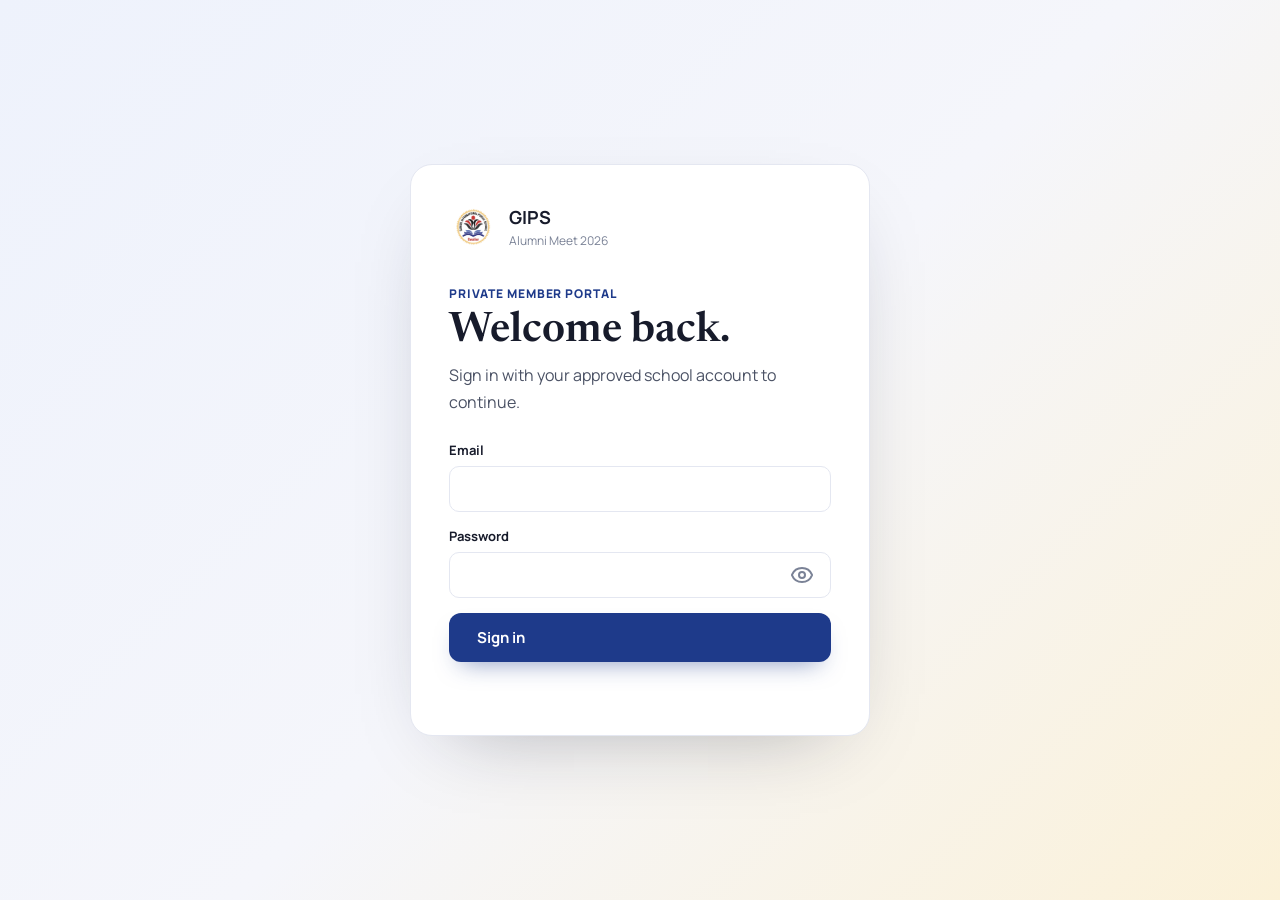
<file: index.html>
<!DOCTYPE html>
<html lang="en">
<head>
<meta charset="UTF-8" />
<meta name="viewport" content="width=device-width, initial-scale=1.0" />
<title>Alumni Meet 2026 · Genius International Public School</title>
<meta name="description" content="Official event portal for Alumni Meet 2026 at Genius International Public School, Gwalior." />
<link rel="icon" href="assets/logo.png" />
<link rel="stylesheet" href="css/style.css" />
</head>
<body>

  <!-- ============================== SIDE NAV ============================== -->
  <aside class="side-nav" id="side-nav">
    <a class="side-brand" href="index.html" data-page="index.html" aria-label="Go to home">
      <img class="gips-logo" src="assets/logo.png" alt="GIPS crest" />
      <span><strong id="side-brand-short">GIPS</strong><small id="side-brand-event">Alumni Meet 2026</small></span>
    </a>
    <nav class="side-nav-links" aria-label="Main navigation">
      <a class="side-nav-link active" href="index.html" data-nav="home" data-page="index.html" aria-label="Home" title="Home"><i data-lucide="house"></i><span>Home</span></a>
      <a class="side-nav-link" href="index.html#about" data-nav="about" data-page="index.html" aria-label="About" title="About"><i data-lucide="info"></i><span>About</span></a>
      <a class="side-nav-link" href="index.html#departments" data-nav="departments" data-page="index.html" aria-label="Departments" title="Departments"><i data-lucide="layout-grid"></i><span>Departments</span></a>
      <a class="side-nav-link" href="index.html#leaderboard" data-nav="leaderboard" data-page="index.html" aria-label="Leaderboard" title="Leaderboard"><i data-lucide="trophy"></i><span>Leaderboard</span></a>
      <a class="side-nav-link" href="index.html#progress" data-nav="progress" data-page="index.html" aria-label="Progress" title="Progress"><i data-lucide="chart-no-axes-combined"></i><span>Progress</span></a>
      <a class="side-nav-link" href="analytics.html" data-nav="analytics" data-page="analytics.html" aria-label="Analytics" title="Analytics"><i data-lucide="line-chart"></i><span>Analytics</span></a>
      <a class="side-nav-link" href="members.html" data-nav="registered-members" data-page="members.html" aria-label="Members" title="Members"><i data-lucide="users"></i><span>Members</span></a>
      <a class="side-nav-link" href="daily-update.html" data-nav="daily-update" data-page="daily-update.html" aria-label="Daily Update" title="Daily Update"><i data-lucide="clipboard-pen-line"></i><span>Daily Update</span></a>
      <a class="side-nav-link" href="attendance.html" data-nav="attendance" data-page="attendance.html" aria-label="Attendance" title="Attendance"><i data-lucide="calendar-check"></i><span>Attendance</span></a>
      <a class="side-nav-link" href="register.html" data-nav="register" data-page="register.html" aria-label="Register" title="Register"><i data-lucide="user-plus"></i><span>Register</span></a>
    </nav>
  </aside>

  <!-- ================================ HERO ================================ -->
  <section id="home" class="hero">
    <div class="hero-shape float" style="top:90px;left:6%;width:14px;height:14px;background:var(--gold);opacity:0.35"></div>
    <div class="hero-shape float-slow" style="top:180px;right:10%;width:22px;height:22px;border:2px solid var(--royal);opacity:0.25"></div>
    <div class="hero-shape float" style="bottom:60px;left:14%;width:10px;height:10px;background:var(--crimson);opacity:0.3"></div>
    <div class="hero-shape float-slow" style="top:60px;right:22%;width:8px;height:8px;background:var(--purple);opacity:0.35"></div>
    <div class="hero-shape float" style="bottom:140px;right:6%;width:30px;height:30px;border:2px dashed var(--gold);opacity:0.3"></div>

    <div class="hero-inner">
      <div class="hero-seal-wrap reveal">
        <div class="seal-spin hero-seal">
          <img class="gips-logo" src="assets/logo.png" alt="GIPS crest" style="width:100%;height:100%;object-fit:contain" />
        </div>
      </div>

      <p class="hero-eyebrow reveal" id="hero-school-line">Genius International Public School · Gwalior</p>
      <h1 class="serif hero-title reveal" id="hero-event-name">Alumni Meet 2026</h1>
      <p class="hero-tagline reveal" id="hero-tagline">One School. One Team. One Celebration.</p>
      <p class="hero-desc reveal">Celebrating connections, teamwork, leadership and the spirit of our school community.</p>

      <div class="date-pill reveal">
        <i data-lucide="calendar-days" style="width:17px;height:17px"></i>
        <span class="date-text" id="hero-date-text">5–15 November 2026</span>
        <span class="dot" id="hero-date-dot"></span>
        <span class="date-note" id="hero-date-note">Date To Be Confirmed</span>
      </div>

      <div class="cta-row reveal">
        <a class="btn btn-primary" href="index.html#departments">Explore Departments <i data-lucide="arrow-right" style="width:17px;height:17px"></i></a>
        <a class="btn btn-ghost" href="index.html#leaderboard">View Leaderboard</a>
      </div>
    </div>

    <div class="stats-grid" id="hero-stats"></div>
  </section>

  <!-- ================================ ABOUT ================================ -->
  <section id="about" class="about-section">
    <div class="about-inner">
      <h2 class="serif section-title reveal" id="about-title">About Alumni Meet 2026</h2>
      <p class="about-text reveal" id="about-desc-1"></p>
      <p class="about-text reveal" id="about-desc-2"></p>

      <div class="pillars-grid reveal">
        <div class="pillar">
          <div class="seal-medallion" style="width:54px;height:54px;border:2px solid var(--gold);color:var(--gold)"><i data-lucide="crown" style="width:22px;height:22px;color:var(--royal)"></i></div>
          <span class="pillar-label">Leadership</span>
        </div>
        <div class="pillar">
          <div class="seal-medallion" style="width:54px;height:54px;border:2px solid var(--gold);color:var(--gold)"><i data-lucide="users" style="width:22px;height:22px;color:var(--royal)"></i></div>
          <span class="pillar-label">Teamwork</span>
        </div>
        <div class="pillar">
          <div class="seal-medallion" style="width:54px;height:54px;border:2px solid var(--gold);color:var(--gold)"><i data-lucide="sparkles" style="width:22px;height:22px;color:var(--royal)"></i></div>
          <span class="pillar-label">Creativity</span>
        </div>
        <div class="pillar">
          <div class="seal-medallion" style="width:54px;height:54px;border:2px solid var(--gold);color:var(--gold)"><i data-lucide="award" style="width:22px;height:22px;color:var(--royal)"></i></div>
          <span class="pillar-label">Excellence</span>
        </div>
      </div>
    </div>
  </section>

  <!-- ============================== DEPARTMENTS ============================== -->
  <section id="departments" class="departments-section">
    <div class="section-head reveal">
      <h2 class="serif section-title">The Teams Behind the Celebration</h2>
      <p class="section-sub">Every department plays a distinct part in bringing Alumni Meet 2026 to life.</p>
    </div>

    <div class="filters-row reveal">
      <div class="search-box">
        <i data-lucide="search" style="width:16px;height:16px"></i>
        <input class="search-input" id="dept-search" type="text" placeholder="Search departments" />
      </div>
      <select class="filter-select" id="dept-filter"></select>
    </div>

    <div class="dept-grid" id="dept-grid"></div>
  </section>

  <!-- ============================ POSITION SECTION ============================ -->
  <section class="position-section">
    <div class="section-head reveal">
      <h2 class="serif section-title" style="font-size:clamp(26px,4vw,34px)">Every Position Has a Purpose</h2>
      <p class="section-sub">Five roles, each essential to the event's success.</p>
    </div>
    <div class="position-grid" id="position-grid"></div>
  </section>

  <!-- ============================== LEADERBOARD ============================== -->
  <section id="leaderboard" class="leaderboard-section">
    <div class="leaderboard-inner">
      <div class="section-head reveal">
        <h2 class="serif section-title">Current Performance</h2>
        <p class="section-sub">Every student, ranked by their own score — departments aren't ranked here, people are.</p>
      </div>

      <div class="podium reveal" id="leaderboard-podium"></div>
      <div class="lb-list reveal" id="leaderboard-list"></div>
    </div>
  </section>

  <!-- ============================== PROGRESS ============================== -->
  <section id="progress" class="progress-section">
    <div class="section-head reveal">
      <h2 class="serif section-title">Team Progress</h2>
      <p class="section-sub">How each department is tracking toward the event.</p>
    </div>
    <div class="progress-grid" id="progress-grid"></div>
  </section>

  <section id="analytics" class="analytics-section">
    <button class="analytics-modal-close" id="analytics-modal-close" type="button" aria-label="Close analytics"><i data-lucide="x" style="width:20px;height:20px"></i></button>
    <div class="analytics-modal-card">
      <div class="section-head"><h2 class="serif section-title">Performance Analytics</h2><p class="section-sub">Choose a department, then open a member's performance history.</p></div>
      <div class="analytics-inner"><div id="analytics-departments" class="analytics-department-grid"></div><div id="analytics-members" class="analytics-member-grid" hidden></div><div id="member-dashboard" class="member-dashboard" hidden></div></div>
    </div>
  </section>

  <section id="registered-members" class="registered-members-section">
    <div class="section-head"><h2 class="serif section-title">Registered Alumni</h2><p class="section-sub">Alumni registered for the celebration.</p></div>
    <div class="registered-members-grid" id="registered-members-grid"><p class="registered-members-message">Loading registered members...</p></div>
  </section>

  <section id="daily-update" class="attendance-section" data-admin-only>
    <div class="section-head"><h2 class="serif section-title">Daily Attendance & Performance</h2><p class="section-sub">Admin access is required to update daily records.</p></div>
    <div class="attendance-panel">
      <form class="admin-login-form" id="admin-login-form"><div><h3 class="serif admin-login-title">Admin access</h3><p class="admin-login-copy">Sign in to mark attendance and update scores.</p></div><label>Email<input id="admin-email" type="email" required /></label><label>Password<input id="admin-password" type="password" required /></label><button class="btn btn-primary" id="admin-login-button" type="submit">Admin Login</button><p id="admin-login-status" class="attendance-status"></p></form>
      <div id="admin-only-content" hidden><div class="attendance-toolbar"><label>Date<input id="performance-date" type="date" /></label><div class="attendance-actions"><span id="admin-session-label"></span><button class="btn btn-ghost" id="admin-logout" data-logout type="button">Log out</button><button class="btn btn-primary" id="save-performance" type="button">Save Daily Update</button></div></div><div class="attendance-table-wrap"><table class="attendance-table"><thead><tr><th>Member</th><th>Attendance</th><th>Score / 100</th><th>Remarks</th></tr></thead><tbody id="attendance-rows"></tbody></table></div><p id="attendance-status" class="attendance-status"></p></div>
    </div>
  </section>

  <section id="attendance" class="public-attendance-section">
    <div class="section-head"><h2 class="serif section-title">Attendance History</h2><p class="section-sub">View attendance only after a daily update has been saved.</p></div>
    <div class="public-attendance-panel">
      <div class="public-attendance-toolbar">
        <label>Date<input id="public-attendance-date" type="date" /></label>
        <div class="attendance-summary" id="attendance-summary"></div>
      </div>
      <div class="attendance-search-row"><input id="public-attendance-search" type="search" placeholder="Search member" /><select id="public-attendance-department"><option value="all">All departments</option></select></div>
      <div id="public-attendance-content"><p class="attendance-empty">Loading attendance records...</p></div>
    </div>
  </section>

  <section id="register" class="registration-section">
    <div class="registration-inner"><div class="section-head"><h2 class="serif section-title">Register for Alumni Meet 2026</h2><p class="section-sub">Share your details with the event team.</p></div><form class="registration-form" id="registration-form"><label>Name<input id="registration-name" required /></label><label>Phone number<input id="registration-phone" type="tel" required /></label><label>Email address<input id="registration-email" type="email" required /></label><label>Photo<input id="registration-photo" type="file" accept="image/png,image/jpeg,image/webp" required /></label><button class="btn btn-primary" id="registration-submit" type="submit">Submit Registration</button><p id="registration-status" class="registration-status"></p></form></div>
  </section>

  <!-- ================================ FINAL CTA ================================ -->
  <section class="final-cta">
    <div class="hero-shape float-slow" style="top:30px;left:8%;width:16px;height:16px;background:var(--gold);opacity:0.4"></div>
    <div class="hero-shape float" style="bottom:40px;right:10%;width:22px;height:22px;border:2px solid var(--gold);opacity:0.35"></div>
    <h2 class="serif final-cta-title reveal">Every Role Matters.</h2>
    <p class="final-cta-sub reveal">Every Team Creates the Celebration.</p>
    <p class="final-cta-text reveal">Together, we turn ideas into experiences and teamwork into memories.</p>
    <a class="btn btn-gold reveal" href="index.html#departments">Explore Departments <i data-lucide="arrow-right" style="width:17px;height:17px"></i></a>
  </section>

  <!-- ================================ FOOTER ================================ -->
  <footer class="footer">
    <div class="footer-inner">
      <img class="gips-logo" src="assets/logo.png" alt="GIPS crest" />
      <p class="footer-school" id="footer-school">Genius International Public School</p>
      <p class="footer-sub" id="footer-sub">GIPS · Alumni Meet 2026</p>
      <p class="footer-tagline" id="footer-tagline">One School. One Team. One Celebration.</p>

      <!--
        Social / contact links placeholder — uncomment and fill in
        once the school provides official handles.
        <div style="display:flex; gap:14px; margin-top:14px;">
          <a href="#">Instagram</a>
          <a href="#">Facebook</a>
          <a href="#">Contact</a>
        </div>
      -->

      <p class="footer-credit">Made with teamwork by the Student Team ❤</p>
    </div>
  </footer>

  <!-- Department detail modal gets injected here -->
  <div id="modal-root"></div>

  <script src="assets/lucide.min.js" defer></script>
  <script src="js/data.js" defer></script>
  <script src="js/supabase-config.js" defer></script>
  <script src="js/auth.js" defer></script>
  <script src="js/analytics.js" defer></script>
  <script src="js/main.js" defer></script>
</body>
</html>
</file>
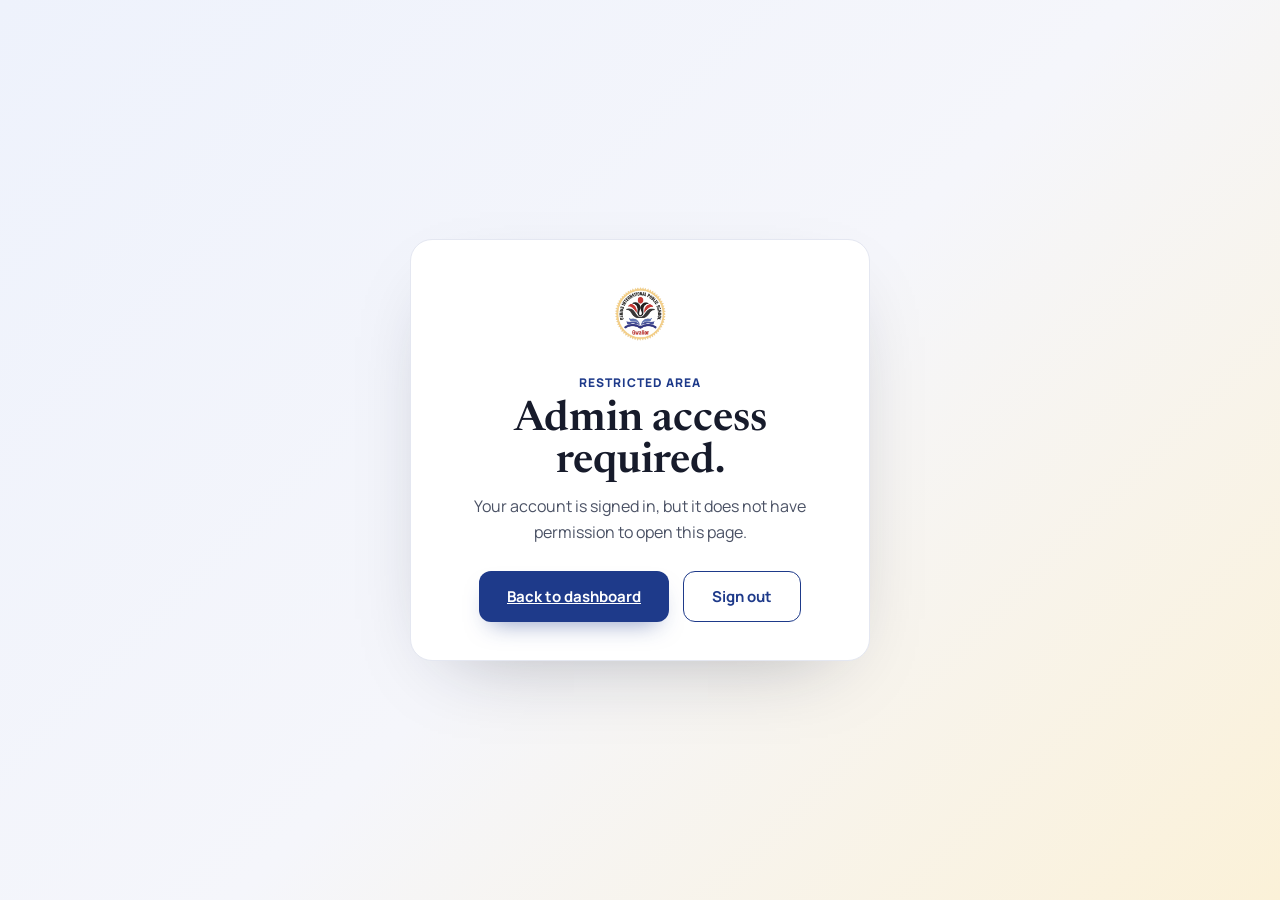
<file: access-denied.html>
<!DOCTYPE html>
<html lang="en">
<head>
  <meta charset="UTF-8" />
  <meta name="viewport" content="width=device-width, initial-scale=1.0" />
  <title>Access Denied · GIPS Alumni Meet 2026</title>
  <link rel="icon" href="assets/logo.png" />
  <link rel="stylesheet" href="css/style.css" />
</head>
<body class="auth-page">
  <main class="auth-shell"><section class="auth-card access-card"><img class="gips-logo access-logo" src="assets/logo.png" alt="GIPS crest" /><p class="auth-kicker">Restricted area</p><h1 class="serif auth-title">Admin access required.</h1><p class="auth-copy">Your account is signed in, but it does not have permission to open this page.</p><div class="cta-row"><a class="btn btn-primary" href="index.html">Back to dashboard</a><button class="btn btn-ghost" data-logout type="button">Sign out</button></div></section></main>
  <script src="js/supabase-config.js" defer></script>
  <script src="js/auth.js" defer></script>
</body>
</html>
</file>
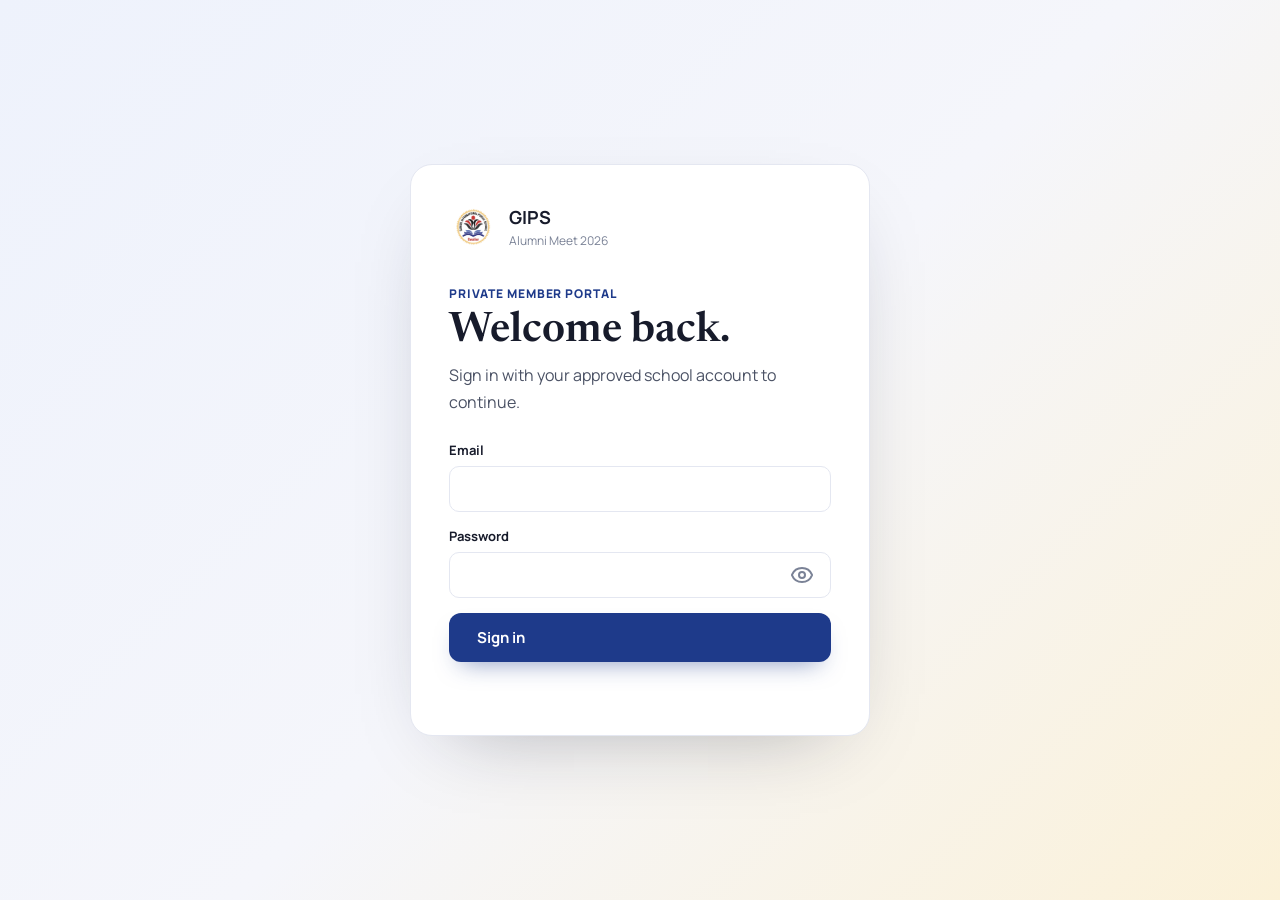
<file: admin.html>
<!DOCTYPE html>
<html lang="en">
<head>
  <meta charset="UTF-8" /><meta name="viewport" content="width=device-width, initial-scale=1.0" /><title>Admin Dashboard · GIPS Alumni Meet 2026</title><link rel="icon" href="assets/logo.png" /><link rel="stylesheet" href="css/style.css" />
</head>
<body>
  <aside class="side-nav" id="side-nav"><a class="side-brand" href="index.html" data-page="index.html" aria-label="Go to home"><img class="gips-logo" src="assets/logo.png" alt="GIPS crest" /><span><strong id="side-brand-short">GIPS</strong><small id="side-brand-event">Alumni Meet 2026</small></span></a><nav class="side-nav-links" aria-label="Main navigation"><a class="side-nav-link" href="index.html" data-nav="home" data-page="index.html"><i data-lucide="house"></i><span>Home</span></a><a class="side-nav-link" href="analytics.html" data-nav="analytics" data-page="analytics.html"><i data-lucide="line-chart"></i><span>Performance</span></a><a class="side-nav-link" href="attendance.html" data-nav="attendance" data-page="attendance.html"><i data-lucide="calendar-check"></i><span>Attendance</span></a><a class="side-nav-link" href="daily-update.html" data-nav="daily-update" data-page="daily-update.html"><i data-lucide="clipboard-pen-line"></i><span>Daily Update</span></a><a class="side-nav-link" href="chat.html" data-nav="chat" data-page="chat.html"><i data-lucide="messages-square"></i><span>Chat</span></a><a class="side-nav-link active" href="admin.html" data-nav="admin" data-page="admin.html"><i data-lucide="shield-check"></i><span>Admin Dashboard</span></a><a class="side-nav-link" href="profile.html" data-nav="profile" data-page="profile.html"><i data-lucide="circle-user-round"></i><span>Profile</span></a></nav></aside>
  <main class="portal-page"><section class="admin-section"><div class="section-head"><h1 class="serif section-title">Admin Dashboard</h1><p class="section-sub">Manage approved portal profiles. Daily scores and attendance are available from Daily Update.</p></div><div class="admin-toolbar"><span id="admin-user-label"></span><a class="btn btn-primary" href="daily-update.html">Open Daily Update</a></div><div class="admin-members card"><div class="attendance-table-wrap"><table class="attendance-table"><thead><tr><th>Member</th><th>Email</th><th>Role</th><th>Created</th></tr></thead><tbody id="admin-members-rows"><tr><td colspan="4">Loading approved members...</td></tr></tbody></table></div><p id="admin-status" class="attendance-status"></p></div></section></main>
  <script src="assets/lucide.min.js" defer></script><script src="js/data.js" defer></script><script src="js/supabase-config.js" defer></script><script src="js/auth.js" defer></script><script src="js/admin.js" defer></script><script src="js/main.js" defer></script>
</body>
</html>
</file>
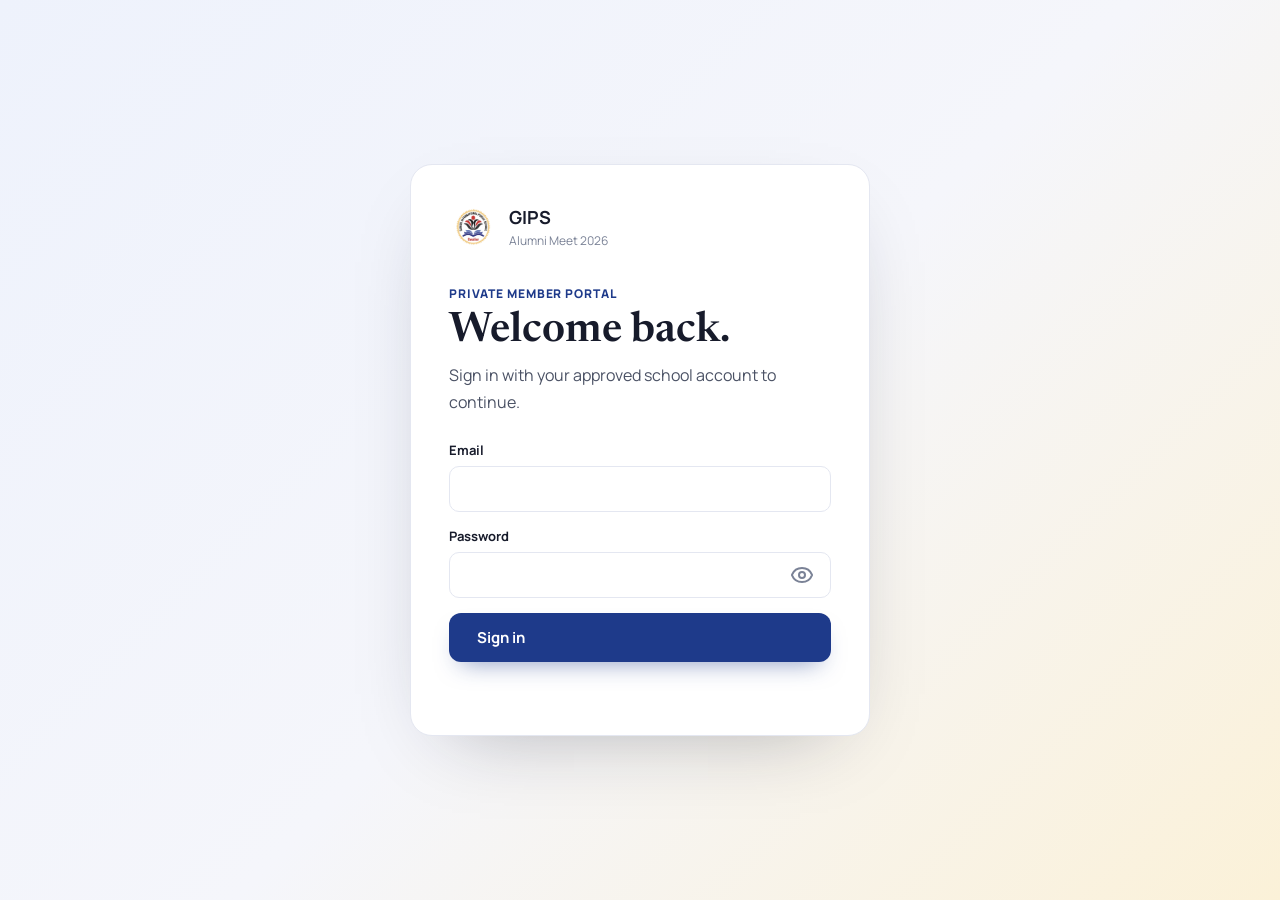
<file: analytics.html>
<!DOCTYPE html>
<html lang="en">
<head>
  <meta charset="UTF-8" />
  <meta name="viewport" content="width=device-width, initial-scale=1.0" />
  <title>Analytics · GIPS Alumni Meet 2026</title>
  <meta name="description" content="Performance analytics and daily member tracking for GIPS Alumni Meet 2026." />
  <link rel="icon" href="assets/logo.png" />
  <link rel="stylesheet" href="css/style.css" />
</head>
<body>
  <aside class="side-nav" id="side-nav">
    <a class="side-brand" href="index.html" data-page="index.html" aria-label="Go to home">
      <img class="gips-logo" src="assets/logo.png" alt="GIPS crest" />
      <span><strong id="side-brand-short">GIPS</strong><small id="side-brand-event">Alumni Meet 2026</small></span>
    </a>
    <nav class="side-nav-links" aria-label="Main navigation">
      <a class="side-nav-link" href="index.html" data-nav="home" data-page="index.html" aria-label="Home" title="Home"><i data-lucide="house"></i><span>Home</span></a>
      <a class="side-nav-link" href="index.html#about" data-nav="about" data-page="index.html" aria-label="About" title="About"><i data-lucide="info"></i><span>About</span></a>
      <a class="side-nav-link" href="index.html#departments" data-nav="departments" data-page="index.html" aria-label="Departments" title="Departments"><i data-lucide="layout-grid"></i><span>Departments</span></a>
      <a class="side-nav-link" href="index.html#leaderboard" data-nav="leaderboard" data-page="index.html" aria-label="Leaderboard" title="Leaderboard"><i data-lucide="trophy"></i><span>Leaderboard</span></a>
      <a class="side-nav-link" href="index.html#progress" data-nav="progress" data-page="index.html" aria-label="Progress" title="Progress"><i data-lucide="chart-no-axes-combined"></i><span>Progress</span></a>
      <a class="side-nav-link active" href="analytics.html" data-nav="analytics" data-page="analytics.html" aria-label="Analytics" title="Analytics"><i data-lucide="line-chart"></i><span>Analytics</span></a>
      <a class="side-nav-link" href="members.html" data-nav="registered-members" data-page="members.html" aria-label="Members" title="Members"><i data-lucide="users"></i><span>Members</span></a>
      <a class="side-nav-link" href="daily-update.html" data-nav="daily-update" data-page="daily-update.html" aria-label="Daily Update" title="Daily Update"><i data-lucide="clipboard-pen-line"></i><span>Daily Update</span></a>
      <a class="side-nav-link" href="attendance.html" data-nav="attendance" data-page="attendance.html" aria-label="Attendance" title="Attendance"><i data-lucide="calendar-check"></i><span>Attendance</span></a>
      <a class="side-nav-link" href="register.html" data-nav="register" data-page="register.html" aria-label="Register" title="Register"><i data-lucide="user-plus"></i><span>Register</span></a>
    </nav>
  </aside>

  <main style="padding-left: 0; min-height: 100vh;">
    <section id="analytics" class="analytics-section analytics-modal-open" style="display:block; padding-top: 40px;">
      <div class="analytics-modal-card">
        <div class="section-head"><h2 class="serif section-title">Performance Analytics</h2><p class="section-sub">Choose a department, then open a member's performance history.</p></div>
        <div class="analytics-inner"><div id="analytics-departments" class="analytics-department-grid"></div><div id="analytics-members" class="analytics-member-grid" hidden></div><div id="member-dashboard" class="member-dashboard" hidden></div></div>
      </div>
    </section>
  </main>

  <script src="assets/lucide.min.js" defer></script>
  <script src="js/data.js" defer></script>
  <script src="js/supabase-config.js" defer></script>
  <script src="js/auth.js" defer></script>
  <script src="js/analytics.js" defer></script>
  <script src="js/main.js" defer></script>
</body>
</html>
</file>
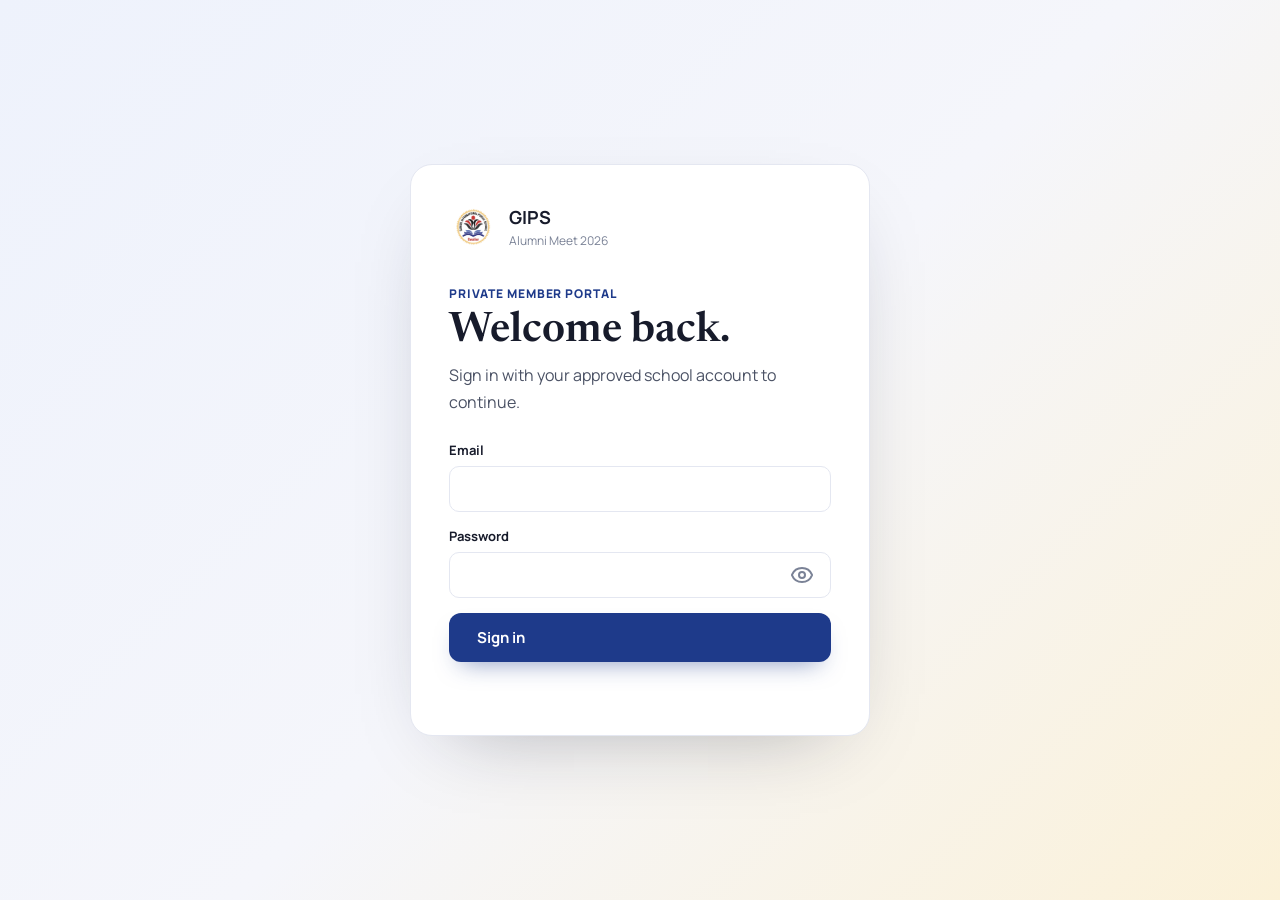
<file: attendance.html>
<!DOCTYPE html>
<html lang="en">
<head>
  <meta charset="UTF-8" />
  <meta name="viewport" content="width=device-width, initial-scale=1.0" />
  <title>Attendance · GIPS Alumni Meet 2026</title>
  <meta name="description" content="Attendance history and daily performance tracking for alumni team members." />
  <link rel="icon" href="assets/logo.png" />
  <link rel="stylesheet" href="css/style.css" />
</head>
<body>
  <aside class="side-nav" id="side-nav">
    <a class="side-brand" href="index.html" data-page="index.html" aria-label="Go to home">
      <img class="gips-logo" src="assets/logo.png" alt="GIPS crest" />
      <span><strong id="side-brand-short">GIPS</strong><small id="side-brand-event">Alumni Meet 2026</small></span>
    </a>
    <nav class="side-nav-links" aria-label="Main navigation">
      <a class="side-nav-link" href="index.html" data-nav="home" data-page="index.html" aria-label="Home" title="Home"><i data-lucide="house"></i><span>Home</span></a>
      <a class="side-nav-link" href="index.html#about" data-nav="about" data-page="index.html" aria-label="About" title="About"><i data-lucide="info"></i><span>About</span></a>
      <a class="side-nav-link" href="index.html#departments" data-nav="departments" data-page="index.html" aria-label="Departments" title="Departments"><i data-lucide="layout-grid"></i><span>Departments</span></a>
      <a class="side-nav-link" href="index.html#leaderboard" data-nav="leaderboard" data-page="index.html" aria-label="Leaderboard" title="Leaderboard"><i data-lucide="trophy"></i><span>Leaderboard</span></a>
      <a class="side-nav-link" href="index.html#progress" data-nav="progress" data-page="index.html" aria-label="Progress" title="Progress"><i data-lucide="chart-no-axes-combined"></i><span>Progress</span></a>
      <a class="side-nav-link" href="analytics.html" data-nav="analytics" data-page="analytics.html" aria-label="Analytics" title="Analytics"><i data-lucide="line-chart"></i><span>Analytics</span></a>
      <a class="side-nav-link" href="members.html" data-nav="registered-members" data-page="members.html" aria-label="Members" title="Members"><i data-lucide="users"></i><span>Members</span></a>
      <a class="side-nav-link" href="daily-update.html" data-nav="daily-update" data-page="daily-update.html" aria-label="Daily Update" title="Daily Update"><i data-lucide="clipboard-pen-line"></i><span>Daily Update</span></a>
      <a class="side-nav-link active" href="attendance.html" data-nav="attendance" data-page="attendance.html" aria-label="Attendance" title="Attendance"><i data-lucide="calendar-check"></i><span>Attendance</span></a>
      <a class="side-nav-link" href="register.html" data-nav="register" data-page="register.html" aria-label="Register" title="Register"><i data-lucide="user-plus"></i><span>Register</span></a>
    </nav>
  </aside>

  <main style="padding-left: 0; min-height: 100vh;">
    <section id="attendance" class="public-attendance-section" style="padding-top: 48px;">
      <div class="section-head"><h2 class="serif section-title">Attendance History</h2><p class="section-sub">View attendance only after a daily update has been saved.</p></div>
      <div class="public-attendance-panel">
        <div class="public-attendance-toolbar">
          <label>Date<input id="public-attendance-date" type="date" /></label>
          <div class="attendance-summary" id="attendance-summary"></div>
        </div>
        <div class="attendance-search-row"><input id="public-attendance-search" type="search" placeholder="Search member" /><select id="public-attendance-department"><option value="all">All departments</option></select></div>
        <div id="public-attendance-content"><p class="attendance-empty">Loading attendance records...</p></div>
      </div>
    </section>
  </main>

  <script src="assets/lucide.min.js" defer></script>
  <script src="js/data.js" defer></script>
  <script src="js/supabase-config.js" defer></script>
  <script src="js/auth.js" defer></script>
  <script src="js/analytics.js" defer></script>
  <script src="js/main.js" defer></script>
</body>
</html>
</file>
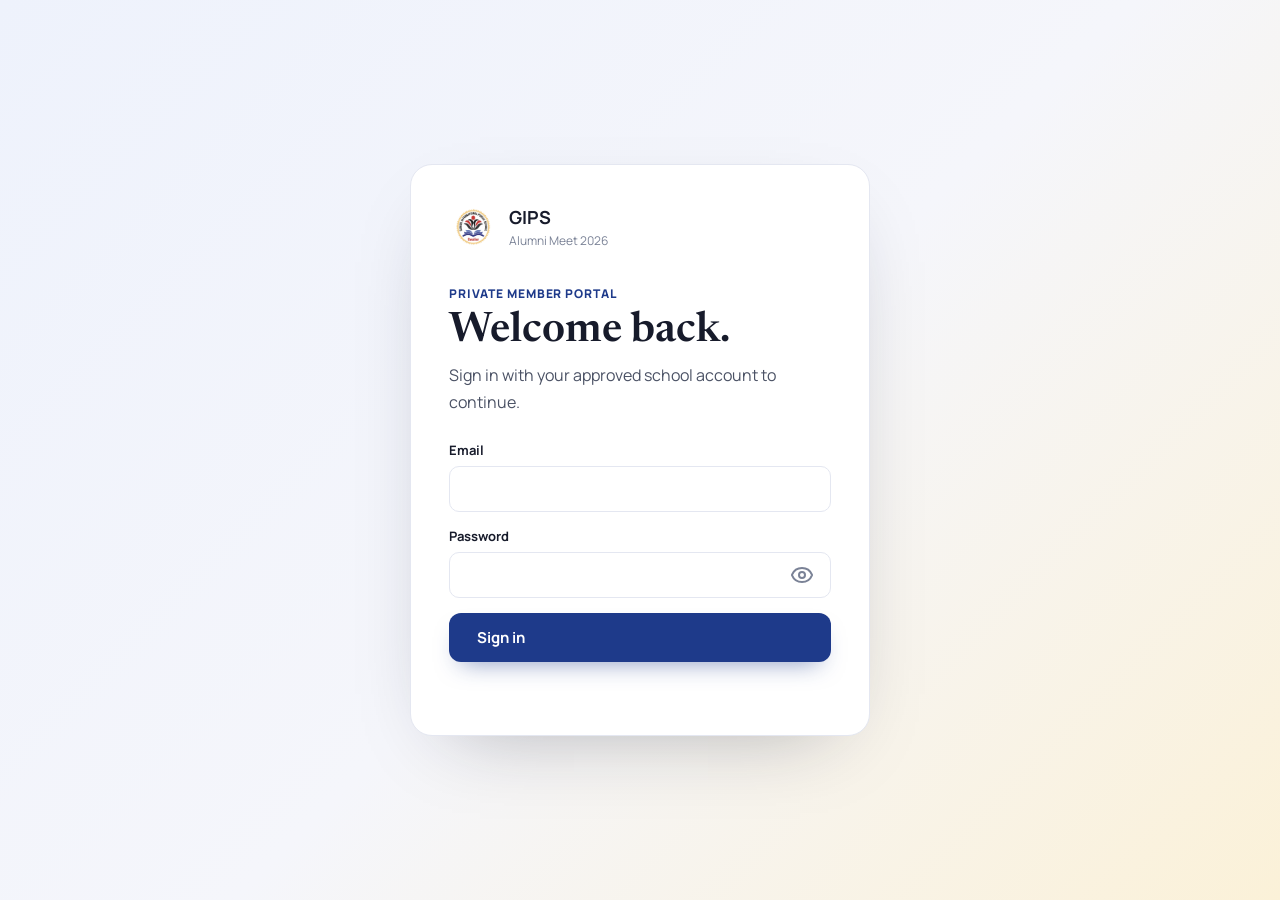
<file: chat.html>
<!DOCTYPE html>
<html lang="en">
<head>
  <meta charset="UTF-8" /><meta name="viewport" content="width=device-width, initial-scale=1.0" /><title>Group Chat · GIPS Alumni Meet 2026</title><link rel="icon" href="assets/logo.png" /><link rel="stylesheet" href="css/style.css" />
</head>
<body>
  <aside class="side-nav" id="side-nav"><a class="side-brand" href="index.html" data-page="index.html" aria-label="Go to home"><img class="gips-logo" src="assets/logo.png" alt="GIPS crest" /><span><strong id="side-brand-short">GIPS</strong><small id="side-brand-event">Alumni Meet 2026</small></span></a><nav class="side-nav-links" aria-label="Main navigation"><a class="side-nav-link" href="index.html" data-nav="home" data-page="index.html"><i data-lucide="house"></i><span>Home</span></a><a class="side-nav-link" href="analytics.html" data-nav="analytics" data-page="analytics.html"><i data-lucide="line-chart"></i><span>Performance</span></a><a class="side-nav-link" href="attendance.html" data-nav="attendance" data-page="attendance.html"><i data-lucide="calendar-check"></i><span>Attendance</span></a><a class="side-nav-link active" href="chat.html" data-nav="chat" data-page="chat.html"><i data-lucide="messages-square"></i><span>Chat</span></a><a class="side-nav-link" href="profile.html" data-nav="profile" data-page="profile.html"><i data-lucide="circle-user-round"></i><span>Profile</span></a></nav></aside>
  <main class="portal-page"><section class="chat-section"><div class="section-head"><h1 class="serif section-title">Team Chat</h1><p class="section-sub">A private group conversation for approved members and admins.</p></div><div class="chat-card card"><div id="chat-messages" class="chat-messages" aria-live="polite"><p class="chat-empty">Loading messages...</p></div><form id="chat-form" class="chat-form"><textarea id="chat-input" rows="2" maxlength="2000" placeholder="Write a message..." aria-label="Message"></textarea><button class="btn btn-primary" type="submit">Send <i data-lucide="send" style="width:16px;height:16px"></i></button></form><p id="chat-status" class="attendance-status"></p></div></section></main>
  <script src="assets/lucide.min.js" defer></script><script src="js/data.js" defer></script><script src="js/supabase-config.js" defer></script><script src="js/auth.js" defer></script><script src="js/chat.js" defer></script><script src="js/main.js" defer></script>
</body>
</html>
</file>
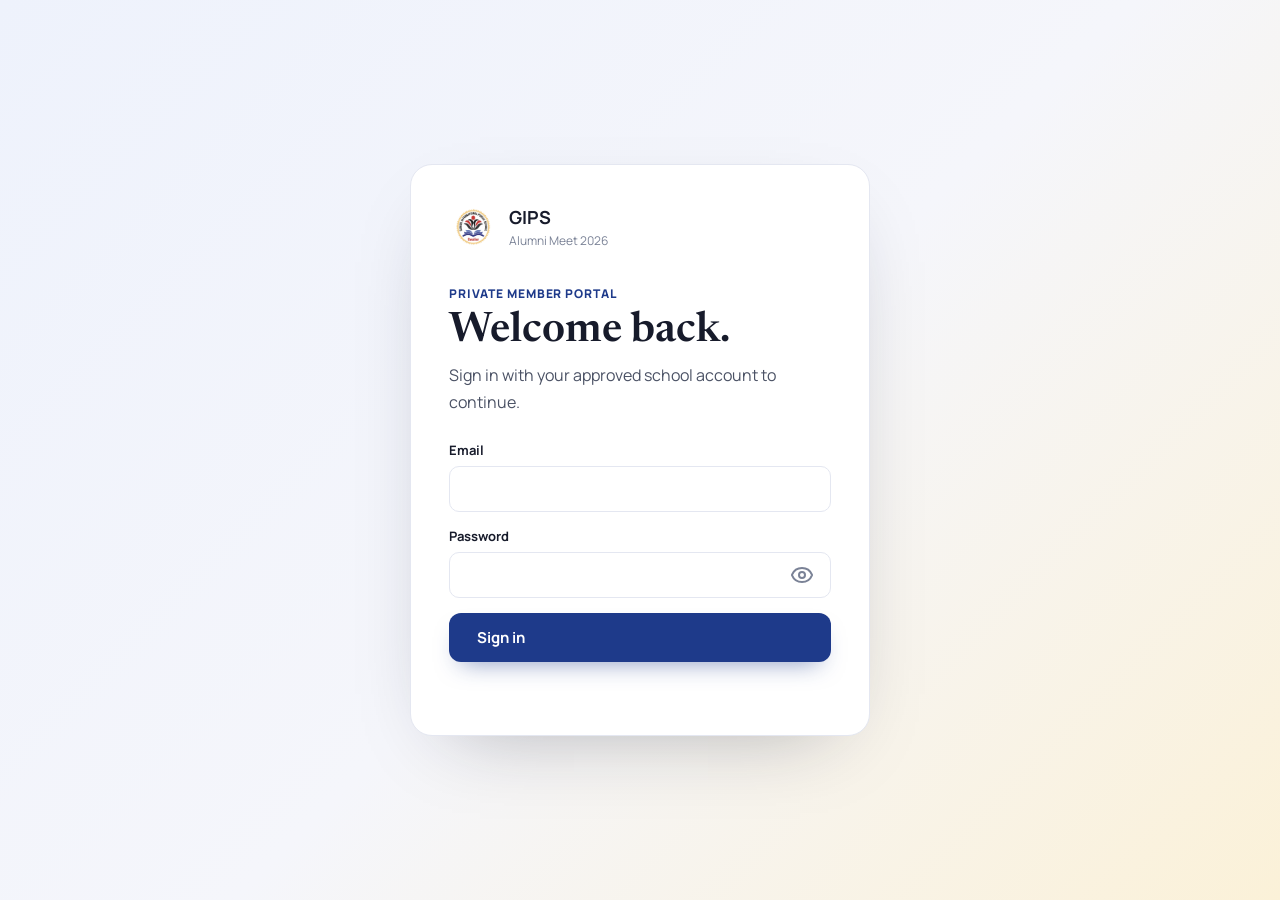
<file: daily-update.html>
<!DOCTYPE html>
<html lang="en">
<head>
  <meta charset="UTF-8" />
  <meta name="viewport" content="width=device-width, initial-scale=1.0" />
  <title>Daily Update · GIPS Alumni Meet 2026</title>
  <meta name="description" content="Daily attendance and score updates for approved admin users." />
  <link rel="icon" href="assets/logo.png" />
  <link rel="stylesheet" href="css/style.css" />
</head>
<body>
  <aside class="side-nav" id="side-nav">
    <a class="side-brand" href="index.html" data-page="index.html" aria-label="Go to home">
      <img class="gips-logo" src="assets/logo.png" alt="GIPS crest" />
      <span><strong id="side-brand-short">GIPS</strong><small id="side-brand-event">Alumni Meet 2026</small></span>
    </a>
    <nav class="side-nav-links" aria-label="Main navigation">
      <a class="side-nav-link" href="index.html" data-nav="home" data-page="index.html" aria-label="Home" title="Home"><i data-lucide="house"></i><span>Home</span></a>
      <a class="side-nav-link" href="index.html#about" data-nav="about" data-page="index.html" aria-label="About" title="About"><i data-lucide="info"></i><span>About</span></a>
      <a class="side-nav-link" href="index.html#departments" data-nav="departments" data-page="index.html" aria-label="Departments" title="Departments"><i data-lucide="layout-grid"></i><span>Departments</span></a>
      <a class="side-nav-link" href="index.html#leaderboard" data-nav="leaderboard" data-page="index.html" aria-label="Leaderboard" title="Leaderboard"><i data-lucide="trophy"></i><span>Leaderboard</span></a>
      <a class="side-nav-link" href="index.html#progress" data-nav="progress" data-page="index.html" aria-label="Progress" title="Progress"><i data-lucide="chart-no-axes-combined"></i><span>Progress</span></a>
      <a class="side-nav-link" href="analytics.html" data-nav="analytics" data-page="analytics.html" aria-label="Analytics" title="Analytics"><i data-lucide="line-chart"></i><span>Analytics</span></a>
      <a class="side-nav-link" href="members.html" data-nav="registered-members" data-page="members.html" aria-label="Members" title="Members"><i data-lucide="users"></i><span>Members</span></a>
      <a class="side-nav-link active" href="daily-update.html" data-nav="daily-update" data-page="daily-update.html" aria-label="Daily Update" title="Daily Update"><i data-lucide="clipboard-pen-line"></i><span>Daily Update</span></a>
      <a class="side-nav-link" href="attendance.html" data-nav="attendance" data-page="attendance.html" aria-label="Attendance" title="Attendance"><i data-lucide="calendar-check"></i><span>Attendance</span></a>
      <a class="side-nav-link" href="register.html" data-nav="register" data-page="register.html" aria-label="Register" title="Register"><i data-lucide="user-plus"></i><span>Register</span></a>
    </nav>
  </aside>

  <main style="padding-left: 0; min-height: 100vh;">
    <section id="daily-update" class="attendance-section" style="padding-top: 48px;">
      <div class="section-head"><h2 class="serif section-title">Daily Attendance & Performance</h2><p class="section-sub">Admin access is required to update daily records.</p></div>
      <div class="attendance-panel">
        <form class="admin-login-form" id="admin-login-form">
          <div><h3 class="serif admin-login-title">Admin access</h3><p class="admin-login-copy">Sign in to mark attendance and update scores.</p></div>
          <label>Email<input id="admin-email" type="email" required /></label>
          <label>Password<input id="admin-password" type="password" required /></label>
          <button class="btn btn-primary" id="admin-login-button" type="submit">Admin Login</button>
          <p id="admin-login-status" class="attendance-status"></p>
        </form>
        <div id="admin-only-content" hidden>
          <div class="attendance-toolbar">
            <label>Date<input id="performance-date" type="date" /></label>
            <div class="attendance-actions"><span id="admin-session-label"></span><button class="btn btn-ghost" id="admin-logout" data-logout type="button">Log out</button><button class="btn btn-primary" id="save-performance" type="button">Save Daily Update</button></div>
          </div>
          <div class="attendance-table-wrap"><table class="attendance-table"><thead><tr><th>Member</th><th>Attendance</th><th>Score / 100</th><th>Remarks</th></tr></thead><tbody id="attendance-rows"></tbody></table></div>
          <p id="attendance-status" class="attendance-status"></p>
        </div>
      </div>
    </section>
  </main>

  <script src="assets/lucide.min.js" defer></script>
  <script src="js/data.js" defer></script>
  <script src="js/supabase-config.js" defer></script>
  <script src="js/auth.js" defer></script>
  <script src="js/main.js" defer></script>
</body>
</html>
</file>
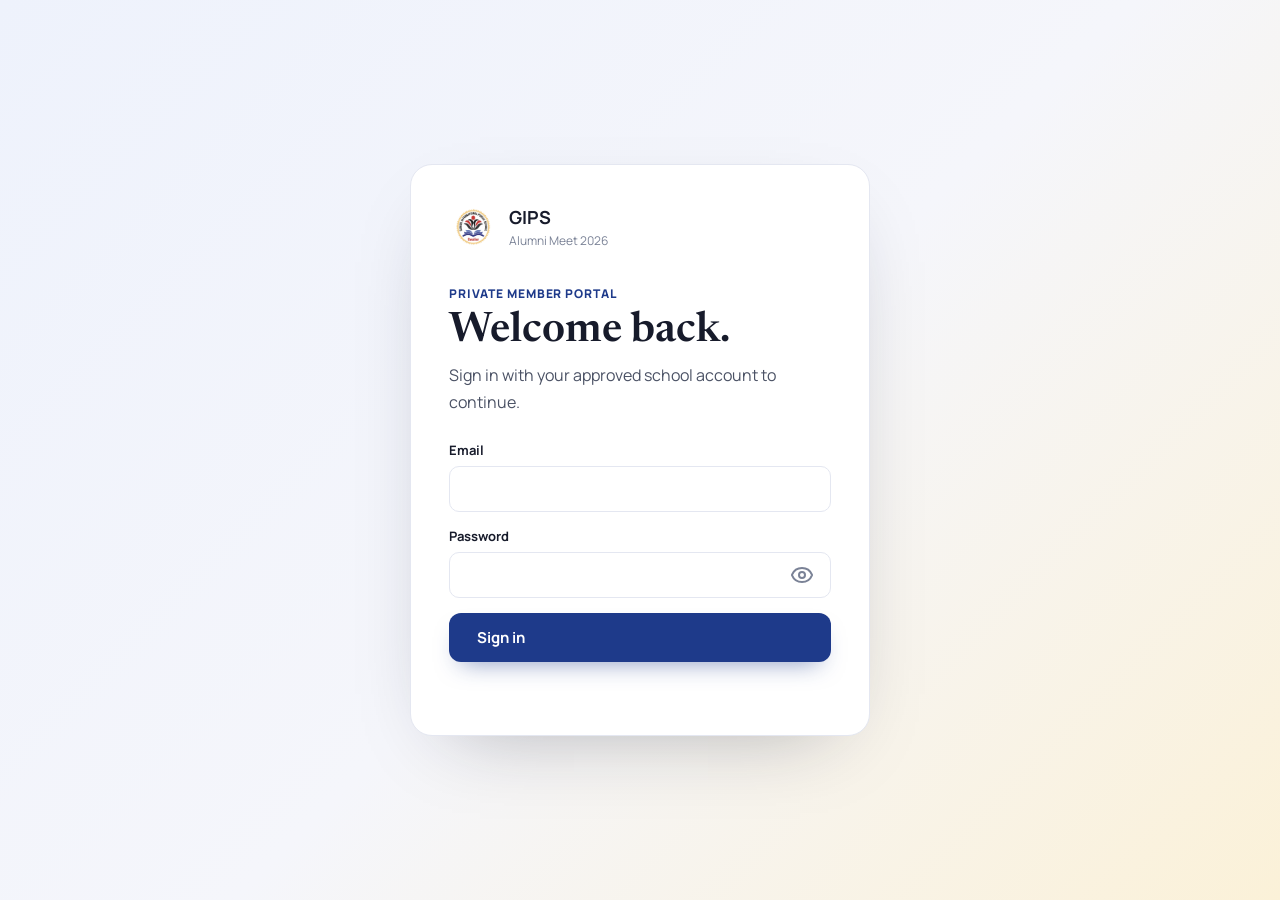
<file: login.html>
<!DOCTYPE html>
<html lang="en">
<head>
  <meta charset="UTF-8" />
  <meta name="viewport" content="width=device-width, initial-scale=1.0" />
  <title>Sign In · GIPS Alumni Meet 2026</title>
  <link rel="icon" href="assets/logo.png" />
  <link rel="stylesheet" href="css/style.css" />
</head>
<body class="auth-page">
  <main class="auth-shell">
    <section class="auth-card">
      <div class="auth-brand"><img class="gips-logo" src="assets/logo.png" alt="GIPS crest" /><div><strong>GIPS</strong><span>Alumni Meet 2026</span></div></div>
      <p class="auth-kicker">Private member portal</p>
      <h1 class="serif auth-title">Welcome back.</h1>
      <p class="auth-copy">Sign in with your approved school account to continue.</p>
      <form id="login-form" class="auth-form">
        <label>Email<input id="login-email" type="email" autocomplete="email" required /></label>
        <label>Password<div class="password-field"><input id="login-password" type="password" autocomplete="current-password" required /><button id="toggle-password" type="button" aria-label="Show or hide password"><i data-lucide="eye"></i></button></div></label>
        <button id="login-submit" class="btn btn-primary" type="submit">Sign in</button>
        <p id="login-status" class="auth-status" role="alert"></p>
      </form>
    </section>
  </main>
  <script src="assets/lucide.min.js" defer></script>
  <script src="js/supabase-config.js" defer></script>
  <script src="js/auth.js" defer></script>
  <script>document.addEventListener("DOMContentLoaded", () => lucide.createIcons());</script>
</body>
</html>
</file>
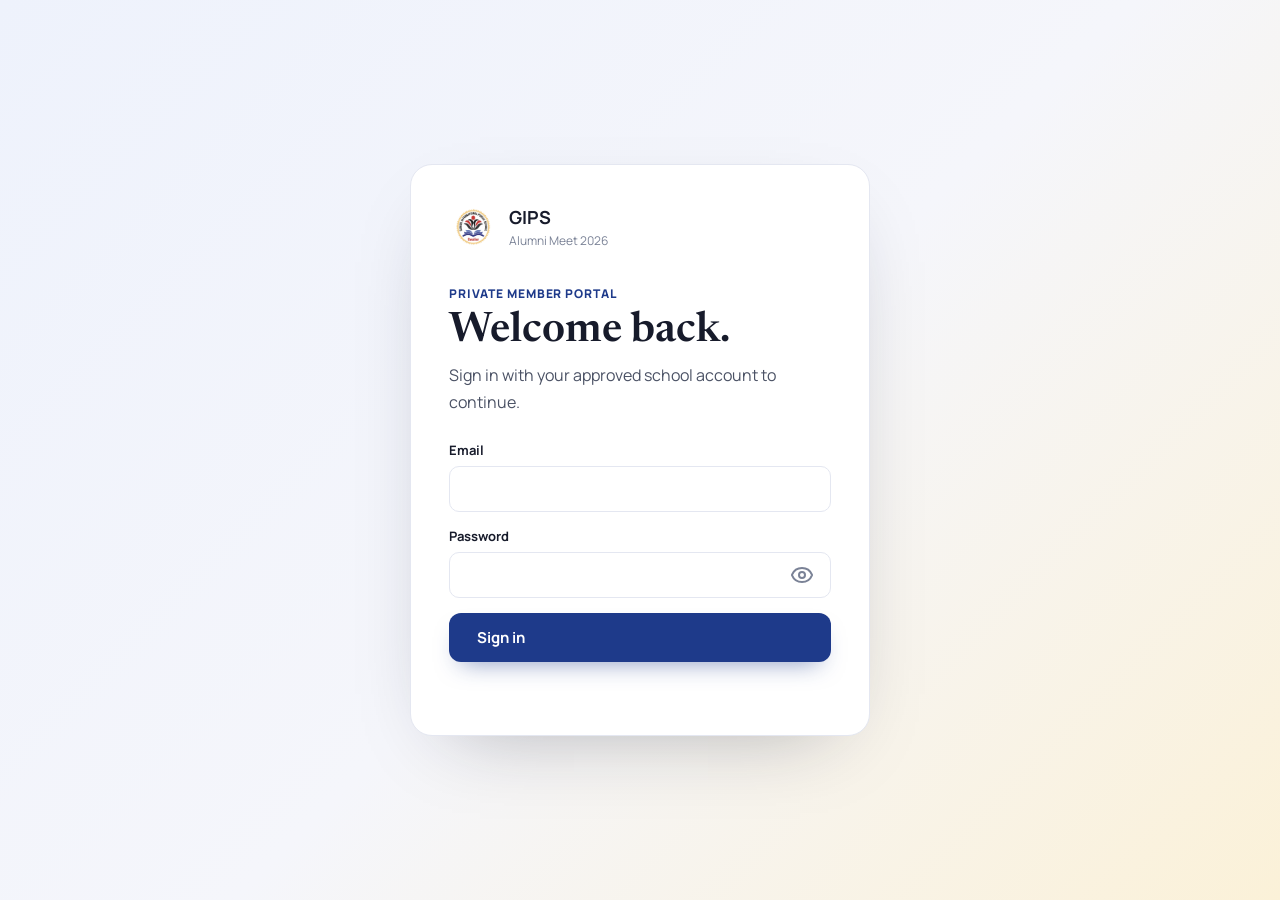
<file: members.html>
<!DOCTYPE html>
<html lang="en">
<head>
  <meta charset="UTF-8" />
  <meta name="viewport" content="width=device-width, initial-scale=1.0" />
  <title>Members · GIPS Alumni Meet 2026</title>
  <meta name="description" content="List of registered alumni and members participating in GIPS Alumni Meet 2026." />
  <link rel="icon" href="assets/logo.png" />
  <link rel="stylesheet" href="css/style.css" />
</head>
<body>
  <aside class="side-nav" id="side-nav">
    <a class="side-brand" href="index.html" data-page="index.html" aria-label="Go to home">
      <img class="gips-logo" src="assets/logo.png" alt="GIPS crest" />
      <span><strong id="side-brand-short">GIPS</strong><small id="side-brand-event">Alumni Meet 2026</small></span>
    </a>
    <nav class="side-nav-links" aria-label="Main navigation">
      <a class="side-nav-link" href="index.html" data-nav="home" data-page="index.html" aria-label="Home" title="Home"><i data-lucide="house"></i><span>Home</span></a>
      <a class="side-nav-link" href="index.html#about" data-nav="about" data-page="index.html" aria-label="About" title="About"><i data-lucide="info"></i><span>About</span></a>
      <a class="side-nav-link" href="index.html#departments" data-nav="departments" data-page="index.html" aria-label="Departments" title="Departments"><i data-lucide="layout-grid"></i><span>Departments</span></a>
      <a class="side-nav-link" href="index.html#leaderboard" data-nav="leaderboard" data-page="index.html" aria-label="Leaderboard" title="Leaderboard"><i data-lucide="trophy"></i><span>Leaderboard</span></a>
      <a class="side-nav-link" href="index.html#progress" data-nav="progress" data-page="index.html" aria-label="Progress" title="Progress"><i data-lucide="chart-no-axes-combined"></i><span>Progress</span></a>
      <a class="side-nav-link" href="analytics.html" data-nav="analytics" data-page="analytics.html" aria-label="Analytics" title="Analytics"><i data-lucide="line-chart"></i><span>Analytics</span></a>
      <a class="side-nav-link active" href="members.html" data-nav="registered-members" data-page="members.html" aria-label="Members" title="Members"><i data-lucide="users"></i><span>Members</span></a>
      <a class="side-nav-link" href="daily-update.html" data-nav="daily-update" data-page="daily-update.html" aria-label="Daily Update" title="Daily Update"><i data-lucide="clipboard-pen-line"></i><span>Daily Update</span></a>
      <a class="side-nav-link" href="attendance.html" data-nav="attendance" data-page="attendance.html" aria-label="Attendance" title="Attendance"><i data-lucide="calendar-check"></i><span>Attendance</span></a>
      <a class="side-nav-link" href="register.html" data-nav="register" data-page="register.html" aria-label="Register" title="Register"><i data-lucide="user-plus"></i><span>Register</span></a>
    </nav>
  </aside>

  <main style="padding-left: 0; min-height: 100vh;">
    <section id="registered-members" class="registered-members-section" style="padding-top: 48px;">
      <div class="section-head"><h2 class="serif section-title">Registered Alumni</h2><p class="section-sub">Alumni registered for the celebration.</p></div>
      <div class="registered-members-grid" id="registered-members-grid"><p class="registered-members-message">Loading registered members...</p></div>
    </section>
  </main>

  <script src="assets/lucide.min.js" defer></script>
  <script src="js/data.js" defer></script>
  <script src="js/supabase-config.js" defer></script>
  <script src="js/auth.js" defer></script>
  <script src="js/main.js" defer></script>
</body>
</html>
</file>
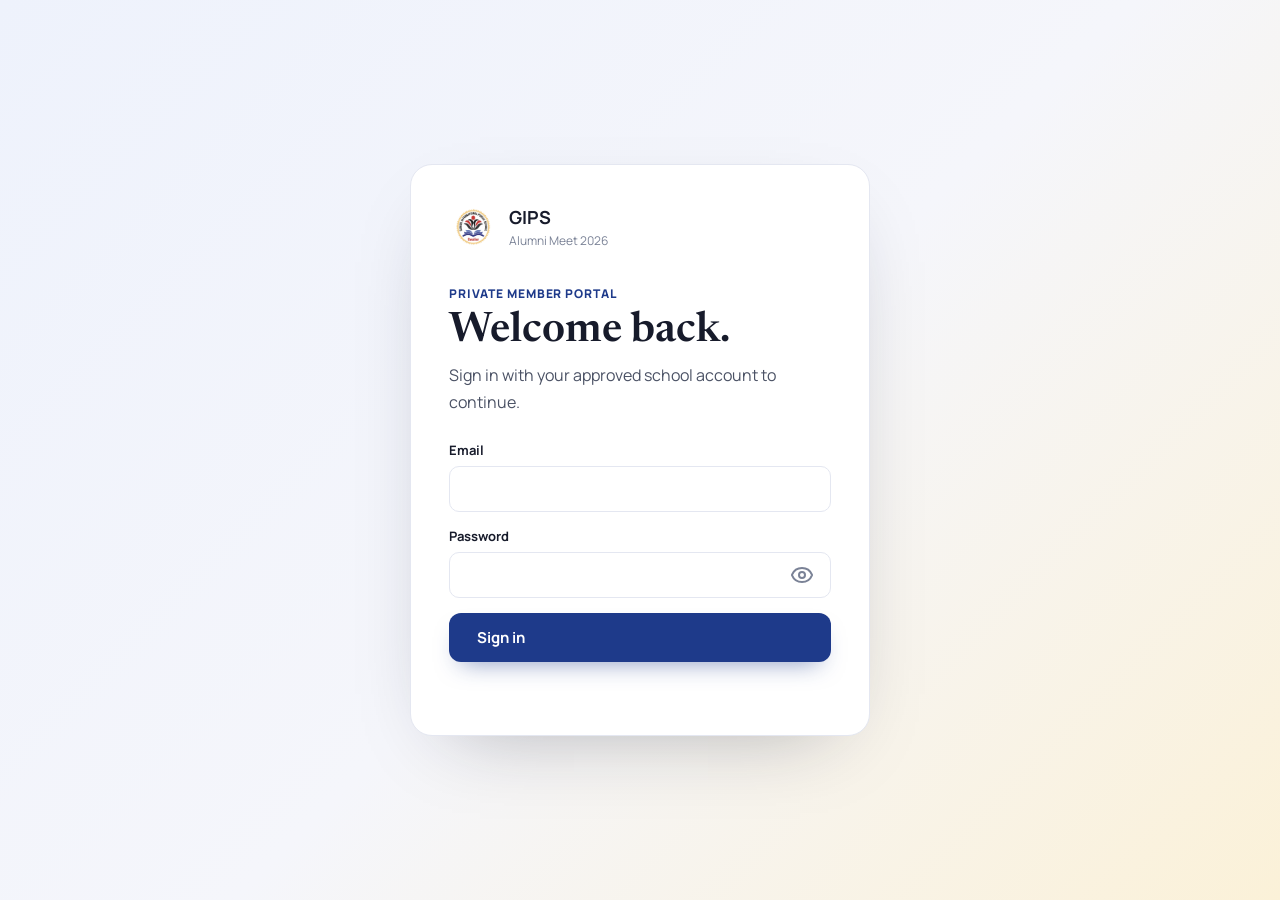
<file: profile.html>
<!DOCTYPE html>
<html lang="en">
<head>
  <meta charset="UTF-8" />
  <meta name="viewport" content="width=device-width, initial-scale=1.0" />
  <title>Profile · GIPS Alumni Meet 2026</title>
  <link rel="icon" href="assets/logo.png" />
  <link rel="stylesheet" href="css/style.css" />
</head>
<body>
  <aside class="side-nav" id="side-nav"><a class="side-brand" href="index.html" data-page="index.html" aria-label="Go to home"><img class="gips-logo" src="assets/logo.png" alt="GIPS crest" /><span><strong id="side-brand-short">GIPS</strong><small id="side-brand-event">Alumni Meet 2026</small></span></a><nav class="side-nav-links" aria-label="Main navigation"><a class="side-nav-link" href="index.html" data-nav="home" data-page="index.html"><i data-lucide="house"></i><span>Home</span></a><a class="side-nav-link" href="analytics.html" data-nav="analytics" data-page="analytics.html"><i data-lucide="line-chart"></i><span>Performance</span></a><a class="side-nav-link" href="attendance.html" data-nav="attendance" data-page="attendance.html"><i data-lucide="calendar-check"></i><span>Attendance</span></a><a class="side-nav-link" href="chat.html" data-nav="chat" data-page="chat.html"><i data-lucide="messages-square"></i><span>Chat</span></a><a class="side-nav-link active" href="profile.html" data-nav="profile" data-page="profile.html"><i data-lucide="circle-user-round"></i><span>Profile</span></a></nav></aside>
  <main class="portal-page"><section class="profile-section"><div class="section-head"><h1 class="serif section-title">Your Profile</h1><p class="section-sub">Your approved portal account details.</p></div><div class="profile-card card"><div id="profile-avatar" class="profile-avatar"></div><div class="profile-details"><p class="profile-label">Name</p><h2 id="profile-name" class="serif">Loading...</h2><p class="profile-label">Email</p><p id="profile-email"></p><p class="profile-label">Role</p><p id="profile-role"></p></div><button class="btn btn-ghost" data-logout type="button">Sign out</button></div></section></main>
  <script src="assets/lucide.min.js" defer></script><script src="js/data.js" defer></script><script src="js/supabase-config.js" defer></script><script src="js/auth.js" defer></script><script src="js/profile.js" defer></script><script src="js/main.js" defer></script>
</body>
</html>
</file>
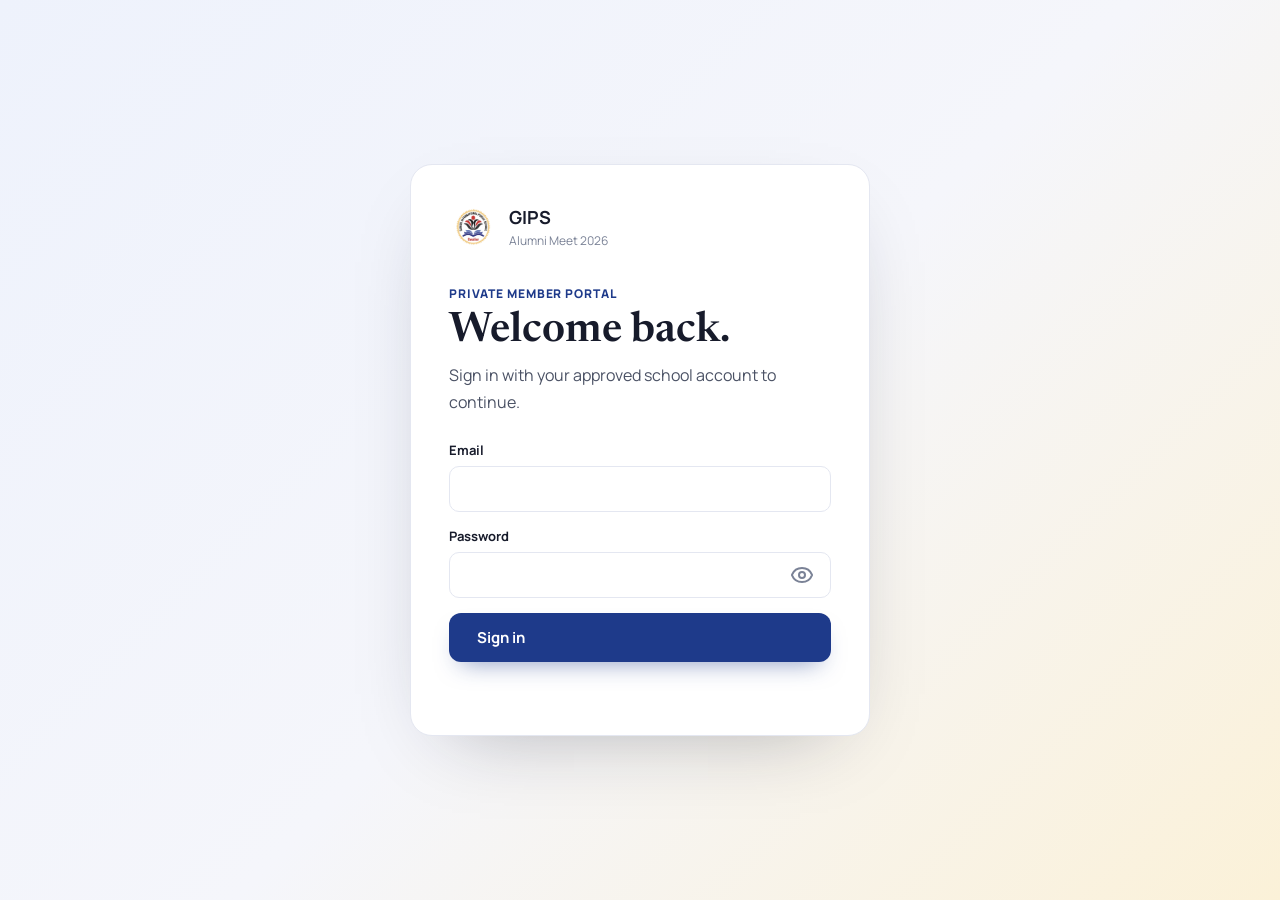
<file: register.html>
<!DOCTYPE html>
<html lang="en">
<head>
  <meta charset="UTF-8" />
  <meta name="viewport" content="width=device-width, initial-scale=1.0" />
  <title>Register · GIPS Alumni Meet 2026</title>
  <meta name="description" content="Register for the GIPS Alumni Meet 2026 and upload your photo." />
  <link rel="icon" href="assets/logo.png" />
  <link rel="stylesheet" href="css/style.css" />
</head>
<body>
  <aside class="side-nav" id="side-nav">
    <a class="side-brand" href="index.html" data-page="index.html" aria-label="Go to home">
      <img class="gips-logo" src="assets/logo.png" alt="GIPS crest" />
      <span><strong id="side-brand-short">GIPS</strong><small id="side-brand-event">Alumni Meet 2026</small></span>
    </a>
    <nav class="side-nav-links" aria-label="Main navigation">
      <a class="side-nav-link" href="index.html" data-nav="home" data-page="index.html" aria-label="Home" title="Home"><i data-lucide="house"></i><span>Home</span></a>
      <a class="side-nav-link" href="index.html#about" data-nav="about" data-page="index.html" aria-label="About" title="About"><i data-lucide="info"></i><span>About</span></a>
      <a class="side-nav-link" href="index.html#departments" data-nav="departments" data-page="index.html" aria-label="Departments" title="Departments"><i data-lucide="layout-grid"></i><span>Departments</span></a>
      <a class="side-nav-link" href="index.html#leaderboard" data-nav="leaderboard" data-page="index.html" aria-label="Leaderboard" title="Leaderboard"><i data-lucide="trophy"></i><span>Leaderboard</span></a>
      <a class="side-nav-link" href="index.html#progress" data-nav="progress" data-page="index.html" aria-label="Progress" title="Progress"><i data-lucide="chart-no-axes-combined"></i><span>Progress</span></a>
      <a class="side-nav-link" href="analytics.html" data-nav="analytics" data-page="analytics.html" aria-label="Analytics" title="Analytics"><i data-lucide="line-chart"></i><span>Analytics</span></a>
      <a class="side-nav-link" href="members.html" data-nav="registered-members" data-page="members.html" aria-label="Members" title="Members"><i data-lucide="users"></i><span>Members</span></a>
      <a class="side-nav-link" href="daily-update.html" data-nav="daily-update" data-page="daily-update.html" aria-label="Daily Update" title="Daily Update"><i data-lucide="clipboard-pen-line"></i><span>Daily Update</span></a>
      <a class="side-nav-link" href="attendance.html" data-nav="attendance" data-page="attendance.html" aria-label="Attendance" title="Attendance"><i data-lucide="calendar-check"></i><span>Attendance</span></a>
      <a class="side-nav-link active" href="register.html" data-nav="register" data-page="register.html" aria-label="Register" title="Register"><i data-lucide="user-plus"></i><span>Register</span></a>
    </nav>
  </aside>

  <main style="padding-left: 0; min-height: 100vh;">
    <section id="register" class="registration-section" style="padding-top: 48px;">
      <div class="registration-inner"><div class="section-head"><h2 class="serif section-title">Register for Alumni Meet 2026</h2><p class="section-sub">Share your details with the event team.</p></div><form class="registration-form" id="registration-form"><label>Name<input id="registration-name" required /></label><label>Phone number<input id="registration-phone" type="tel" required /></label><label>Email address<input id="registration-email" type="email" required /></label><label>Photo<input id="registration-photo" type="file" accept="image/png,image/jpeg,image/webp" required /></label><button class="btn btn-primary" id="registration-submit" type="submit">Submit Registration</button><p id="registration-status" class="registration-status"></p></form></div>
    </section>
  </main>

  <script src="assets/lucide.min.js" defer></script>
  <script src="js/data.js" defer></script>
  <script src="js/supabase-config.js" defer></script>
  <script src="js/auth.js" defer></script>
  <script src="js/main.js" defer></script>
</body>
</html>
</file>
<file: css/style.css>
/* =====================================================================
   GIPS ALUMNI MEET 2026 — STYLESHEET
   Visual language: a "seal / certificate" motif echoing the school's
   own circular crest — double-rule borders, medallion badges, and a
   royal blue + warm gold palette with a serif display face.
   Content edits belong in js/data.js, not here.
===================================================================== */

@import url('https://fonts.googleapis.com/css2?family=Newsreader:ital,opsz,wght@0,6..72,400;0,6..72,500;0,6..72,600;0,6..72,700;1,6..72,500&family=Manrope:wght@400;500;600;700;800&display=swap');

:root {
  --bg: #F5F6FB;
  --paper: #FFFFFF;
  --ink: #171B2B;
  --ink-soft: #4B5265;
  --muted: #7A8296;
  --line: #E4E7F1;
  --line-strong: #D2D7E6;
  --royal: #1E3A8A;
  --royal-deep: #132A63;
  --royal-soft: #EEF2FC;
  --gold: #C9992C;
  --gold-deep: #9C7317;
  --gold-soft: #FBF1D8;
  --crimson: #B4222A;
  --purple: #5B3A9E;
}

* { box-sizing: border-box; }

body { padding-left: 76px; }

html { scroll-behavior: smooth; }

body {
  margin: 0;
  background: var(--bg);
  color: var(--ink);
  font-family: 'Manrope', system-ui, sans-serif;
  -webkit-font-smoothing: antialiased;
}

.serif { font-family: 'Newsreader', Georgia, serif; }

/* ----------------------------- side navigation ----------------------- */
.side-nav { position: fixed; inset: 0 auto 0 0; z-index: 60; width: 76px; padding: 22px 10px; overflow: hidden; background: #000000; color: #fff; box-shadow: 10px 0 30px -24px rgba(0, 0, 0, 0.55); transition: width 260ms ease; }
.side-nav:hover, .side-nav.sidebar-expanded, .side-nav:focus-within { width: 270px; }
.side-brand { width: 100%; display: flex; align-items: center; justify-content: center; gap: 10px; min-height: 58px; padding: 8px 4px 20px; border: 0; border-bottom: 1px solid rgba(255,255,255,0.14); background: transparent; color: #fff; text-align: left; text-decoration: none; cursor: pointer; }
.side-nav:hover .side-brand, .side-nav.sidebar-expanded .side-brand, .side-nav:focus-within .side-brand { justify-content: flex-start; padding-left: 10px; }
.side-brand img { width: 42px; height: 42px; flex: 0 0 42px; object-fit: contain; border-radius: 50%; background: #fff; }
.side-brand span { min-width: 0; overflow: hidden; white-space: nowrap; opacity: 0; transform: translateX(-8px); transition: opacity 180ms ease, transform 220ms ease; }
.side-nav:hover .side-brand span, .side-nav.sidebar-expanded .side-brand span, .side-nav:focus-within .side-brand span { opacity: 1; transform: translateX(0); }
.side-brand strong, .side-brand small { display: block; }
.side-brand strong { font-size: 16px; }
.side-brand small { margin-top: 3px; color: rgba(255,255,255,0.6); font-size: 11px; }
.side-nav-links { display: grid; gap: 5px; margin-top: 22px; }
.side-nav-link { display: flex; align-items: center; justify-content: center; gap: 14px; width: 100%; padding: 12px 13px; border: 0; border-radius: 10px; background: transparent; color: rgba(255,255,255,0.72); font: inherit; font-size: 13px; font-weight: 700; text-align: left; cursor: pointer; text-decoration: none; transition: background 0.2s ease, color 0.2s ease, justify-content 220ms ease; }
.side-nav:hover .side-nav-link, .side-nav.sidebar-expanded .side-nav-link, .side-nav:focus-within .side-nav-link { justify-content: flex-start; }
.side-nav-link svg { width: 18px; height: 18px; flex: 0 0 18px; }
.side-nav-link span { max-width: 0; overflow: hidden; white-space: nowrap; opacity: 0; transform: translateX(-8px); transition: max-width 220ms ease, opacity 180ms ease, transform 220ms ease; }
.side-nav:hover .side-nav-link span, .side-nav.sidebar-expanded .side-nav-link span, .side-nav:focus-within .side-nav-link span { max-width: 180px; opacity: 1; transform: translateX(0); }
.side-nav-link:hover, .side-nav-link.active { background: rgba(255,255,255,0.12); color: #fff; }
.side-nav-link.active { box-shadow: inset 3px 0 0 var(--gold); }
.side-nav-link[hidden] { display: none; }
.chat-unread { min-width: 18px; padding: 2px 5px; border-radius: 999px; background: var(--crimson); color: #fff; font-size: 10px; text-align: center; }

img { max-width: 100%; display: block; }

button, input, select {
  font-family: inherit;
}

section[id] { scroll-margin-top: 84px; }

/* ---------------------------- animations ---------------------------- */
@keyframes gipsFloat {
  0%, 100% { transform: translateY(0px) rotate(0deg); }
  50% { transform: translateY(-14px) rotate(6deg); }
}
@keyframes gipsFloatSlow {
  0%, 100% { transform: translateY(0px); }
  50% { transform: translateY(10px); }
}
@keyframes gipsRise {
  from { opacity: 0; transform: translateY(22px); }
  to { opacity: 1; transform: translateY(0); }
}
@keyframes gipsSpin {
  from { transform: rotate(0deg); }
  to { transform: rotate(360deg); }
}
.float { animation: gipsFloat 7s ease-in-out infinite; }
.float-slow { animation: gipsFloatSlow 9s ease-in-out infinite; }
.seal-spin { animation: none; }

.reveal {
  opacity: 0;
  transform: translateY(22px);
  transition: opacity 0.7s ease, transform 0.7s ease;
}
.reveal.in-view { opacity: 1; transform: translateY(0); }

@media (prefers-reduced-motion: reduce) {
  .float, .float-slow, .seal-spin, .reveal { animation: none !important; transition: none !important; opacity: 1 !important; transform: none !important; }
  html { scroll-behavior: auto; }
}

/* ------------------------------- shared ------------------------------ */
.card {
  background: var(--paper);
  border: 1px solid var(--line);
  transition: transform 0.35s ease, box-shadow 0.35s ease, border-color 0.35s ease;
}
.card:hover {
  transform: translateY(-4px);
  box-shadow: 0 24px 48px -24px rgba(23, 27, 43, 0.22);
  border-color: var(--line-strong);
}

.btn {
  border: none;
  border-radius: 12px;
  padding: 14px 28px;
  font-size: 15px;
  font-weight: 700;
  cursor: pointer;
  display: inline-flex;
  align-items: center;
  gap: 8px;
  transition: transform 0.25s ease, background 0.25s ease, box-shadow 0.25s ease, color 0.25s ease;
}
.btn-primary { background: var(--royal); color: #fff; box-shadow: 0 12px 24px -12px rgba(30, 58, 138, 0.55); }
.btn-primary:hover { background: var(--royal-deep); transform: translateY(-2px); }
.btn-ghost { background: transparent; color: var(--royal); border: 1.5px solid var(--royal); }
.btn-ghost:hover { background: var(--royal); color: #fff; transform: translateY(-2px); }
.btn-gold { background: var(--gold); color: var(--royal-deep); }
.btn-gold:hover { transform: translateY(-2px); }
.btn-sm { padding: 12px 16px; font-size: 14px; width: 100%; justify-content: center; }

.badge {
  display: inline-flex;
  align-items: center;
  gap: 5px;
  padding: 5px 14px;
  border-radius: 999px;
  font-weight: 700;
  font-size: 13px;
  white-space: nowrap;
}
.badge-sm { padding: 3px 10px; font-size: 11.5px; }

.seal-medallion {
  border-radius: 50%;
  display: flex;
  align-items: center;
  justify-content: center;
  position: relative;
  flex-shrink: 0;
}
.seal-medallion::before {
  content: "";
  position: absolute;
  inset: 4px;
  border-radius: 50%;
  border: 1px solid currentColor;
  opacity: 0.35;
}

.avatar-initials {
  border-radius: 50%;
  background: linear-gradient(145deg, var(--royal), var(--royal-deep));
  color: #fff;
  display: flex;
  align-items: center;
  justify-content: center;
  font-weight: 700;
  font-family: 'Manrope', sans-serif;
  box-shadow: 0 0 0 3px var(--paper), 0 0 0 4px var(--line);
}
.avatar-photo {
  border-radius: 50%;
  object-fit: cover;
  box-shadow: 0 0 0 3px var(--paper), 0 0 0 4px var(--line);
}

/* -------------------------------- navbar ------------------------------ */
.navbar {
  position: sticky;
  top: 0;
  z-index: 50;
  background: rgba(255, 255, 255, 0.7);
  backdrop-filter: blur(14px);
  border-bottom: 1px solid transparent;
  transition: all 0.3s ease;
}
.navbar.scrolled { background: rgba(255, 255, 255, 0.92); border-bottom-color: var(--line); }
.nav-inner {
  max-width: 1180px;
  margin: 0 auto;
  padding: 18px 24px;
  display: flex;
  align-items: center;
  justify-content: space-between;
  transition: padding 0.3s ease;
}
.navbar.scrolled .nav-inner { padding: 10px 24px; }
.brand { display: flex; align-items: center; gap: 12px; background: none; border: none; cursor: pointer; }
.brand img { height: 42px; width: auto; transition: height 0.3s ease; }
.navbar.scrolled .brand img { height: 34px; }
.brand-text { text-align: left; }
.brand-short { display: block; font-size: 17px; font-weight: 600; color: var(--ink); line-height: 1.1; }
.brand-event { display: block; font-size: 12px; color: var(--muted); font-weight: 600; }

.nav-links { display: none; }
.nav-link {
  position: relative;
  background: none;
  border: none;
  cursor: pointer;
  font-size: 14.5px;
  font-weight: 600;
  padding: 0;
  color: var(--ink-soft);
  transition: color 0.2s ease;
}
.nav-link::after {
  content: "";
  position: absolute;
  left: 0; right: 0; bottom: -6px;
  height: 2px;
  background: var(--gold);
  transform: scaleX(0);
  transform-origin: left;
  transition: transform 0.25s ease;
}
.nav-link:hover { color: var(--ink); }
.nav-link:hover::after { transform: scaleX(1); }

.mobile-toggle { display: none; background: none; border: none; cursor: pointer; color: var(--ink); }
.mobile-header-left { display: flex; align-items: center; gap: 10px; }
.mobile-back-home {
  display: none;
  align-items: center;
  gap: 6px;
  background: transparent;
  border: 1px solid var(--line-strong);
  color: var(--ink);
  border-radius: 10px;
  padding: 8px 12px;
  text-decoration: none;
  font-size: 13px;
  font-weight: 700;
}
.mobile-panel { display: none; border-top: 1px solid var(--line); background: var(--paper); padding: 8px 24px 20px; }
.mobile-panel.open { display: block; }
.mobile-panel .nav-link {
  display: block; width: 100%; text-align: left; padding: 12px 0;
  border-bottom: 1px solid var(--line); font-size: 15px; color: var(--ink);
}
.mobile-panel .nav-link::after { display: none; }

@media (max-width: 820px) {
  body { padding-left: 0; }
  .side-nav { display: none; }
  .nav-links { display: none; }
  .nav-inner {
    padding: 14px 18px;
    gap: 10px;
    justify-content: flex-start;
  }
  .mobile-header-left {
    display: flex;
    align-items: center;
    gap: 10px;
    min-width: 0;
    flex: 1;
  }
  .brand { gap: 10px; }
  .brand img { height: 30px; }
  .brand-text { min-width: 0; }
  .brand-short { font-size: 15px; }
  .brand-event { font-size: 11px; }
  .mobile-toggle {
    display: flex;
    align-items: center;
    justify-content: center;
    width: 42px;
    height: 42px;
    border-radius: 12px;
    border: 1px solid rgba(255,255,255,0.2);
    background: var(--royal);
    color: #fff;
    box-shadow: 0 12px 22px -16px rgba(30, 58, 138, 0.9);
  }
  .mobile-back-home {
    display: inline-flex;
    margin-left: auto;
  }
  .mobile-panel {
    display: none;
    padding: 12px 18px 20px;
    background: rgba(255,255,255,0.96);
    border-top: 1px solid var(--line);
  }
  .mobile-panel.open { display: block; }
  .mobile-panel .side-nav-link {
    display: flex;
    align-items: center;
    justify-content: flex-start;
    width: 100%;
    padding: 14px 12px;
    border-radius: 12px;
    color: var(--ink);
    background: transparent;
    border: 1px solid transparent;
  }
  .mobile-panel .side-nav-link span {
    max-width: 180px;
    opacity: 1;
    transform: translateX(0);
  }
  .mobile-panel .side-nav-link.active {
    background: rgba(30,58,138,0.08);
    border-color: rgba(30,58,138,0.14);
  }
}

/* --------------------------------- hero -------------------------------- */
.hero { position: relative; overflow: hidden; padding: 84px 24px 60px; background: linear-gradient(rgba(245, 246, 251, 0.78), rgba(245, 246, 251, 0.9)), url("../assets/school-building.png") center / cover no-repeat; }
.hero-shape { position: absolute; border-radius: 50%; }
.hero-inner { max-width: 900px; margin: 0 auto; text-align: center; position: relative; }
.hero-seal-wrap { display: flex; justify-content: center; margin-bottom: 26px; }
.hero-seal { width: 108px; height: 108px; }
.hero-eyebrow { font-size: 14px; font-weight: 700; color: var(--royal); letter-spacing: 0.02em; margin: 0 0 10px; }
.hero-title { font-size: clamp(38px, 7vw, 66px); line-height: 1.05; font-weight: 600; color: var(--ink); margin: 0 0 18px; }
.hero-tagline { font-size: clamp(17px, 2.4vw, 21px); color: var(--royal); font-weight: 700; margin: 0 0 16px; }
.hero-desc { font-size: 16.5px; color: var(--ink-soft); max-width: 620px; margin: 0 auto 30px; line-height: 1.7; }

/* ---------------------- registration and attendance ------------------- */
.registered-members-section, .attendance-section, .registration-section { padding: 80px 24px; background: var(--paper); border-top: 1px solid var(--line); }
.registered-members-grid { max-width: 1080px; margin: 0 auto; display: grid; grid-template-columns: repeat(3, 1fr); gap: 18px; }
.registered-member { border-radius: 18px; padding: 20px; display: flex; align-items: center; gap: 16px; }
.registered-member-name { margin: 0 0 4px; font-size: 20px; }
.registered-member-label, .registered-members-message { margin: 0; color: var(--muted); font-size: 13px; }
.registered-members-message { grid-column: 1 / -1; text-align: center; }
.registration-inner, .attendance-panel { max-width: 980px; margin: 0 auto; }
.registration-form, .attendance-panel { padding: 26px; background: var(--paper); border: 1px solid var(--line); border-radius: 18px; }
.registration-form { display: grid; gap: 14px; max-width: 680px; margin: auto; }
.registration-form label, .admin-login-form label, .attendance-toolbar label { display: grid; gap: 7px; color: var(--ink); font-size: 13px; font-weight: 700; }
.registration-form input, .admin-login-form input, .attendance-toolbar input, .member-daily-score, .member-remarks { width: 100%; padding: 11px 12px; border: 1px solid var(--line); border-radius: 9px; background: var(--paper); color: var(--ink); font: inherit; }
.registration-status, .attendance-status { min-height: 20px; margin: 0; color: var(--ink-soft); font-size: 13px; }
.admin-login-form { display: grid; grid-template-columns: 1.4fr 1fr 1fr auto; align-items: end; gap: 14px; }
.admin-login-title { margin: 0 0 4px; font-size: 22px; }
.admin-login-copy { margin: 0; color: var(--muted); font-size: 13px; }
.attendance-toolbar { display: flex; align-items: end; justify-content: space-between; gap: 16px; margin-bottom: 20px; }
.attendance-actions { display: flex; align-items: center; gap: 10px; }
.attendance-table-wrap { overflow-x: auto; }
.attendance-table { width: 100%; min-width: 700px; border-collapse: collapse; }
.attendance-table th, .attendance-table td { padding: 12px; text-align: left; border-bottom: 1px solid var(--line); }
.attendance-table th { color: var(--royal); background: var(--royal-soft); font-size: 12px; }
.attendance-table td small { display: block; margin-top: 3px; color: var(--muted); font-size: 12px; }
.member-remarks { min-width: 170px; font-size: 12px; }
.attendance-status.pending { color: var(--gold-deep); }
.public-attendance-section { padding: 80px 24px; background: var(--paper); border-top: 1px solid var(--line); }
.public-attendance-panel { max-width: 980px; margin: 0 auto; padding: 24px; border: 1px solid var(--line); border-radius: 18px; background: var(--paper); }
.public-attendance-toolbar, .attendance-search-row { display: flex; align-items: end; justify-content: space-between; gap: 14px; flex-wrap: wrap; }
.public-attendance-toolbar { margin-bottom: 18px; }
.public-attendance-toolbar label { display: grid; gap: 7px; font-size: 13px; font-weight: 700; }
.public-attendance-toolbar input, .public-attendance-toolbar select, .attendance-search-row input, .attendance-search-row select { padding: 11px 13px; border: 1px solid var(--line); border-radius: 9px; background: var(--paper); color: var(--ink); font: inherit; }
.attendance-summary { display: flex; gap: 10px; flex-wrap: wrap; }
.attendance-summary span { padding: 9px 12px; border-radius: 9px; background: var(--royal-soft); color: var(--royal); font-size: 12px; font-weight: 700; }
.attendance-summary strong { margin-left: 4px; font-size: 15px; }
.attendance-search-row { justify-content: flex-start; margin-bottom: 16px; }
.attendance-search-row input { min-width: 240px; }
.public-attendance-list { border: 1px solid var(--line); border-radius: 12px; overflow: hidden; }
.public-attendance-row { display: flex; align-items: center; justify-content: space-between; gap: 14px; padding: 14px 16px; border-top: 1px solid var(--line); }
.public-attendance-row:first-child { border-top: 0; }
.public-attendance-row span { font-weight: 700; }
.public-attendance-row small { display: block; margin-top: 3px; color: var(--muted); font-size: 12px; font-weight: 500; }
.attendance-status-pill { min-width: 74px; padding: 6px 10px; border-radius: 999px; text-align: center; font-size: 12px; }
.attendance-status-pill.present { color: #217346; background: #E7F5EC; }
.attendance-status-pill.absent { color: var(--crimson); background: #FFF0F0; }
.attendance-empty { margin: 12px 0; color: var(--muted); text-align: center; }
@media (max-width: 900px) { .registered-members-grid { grid-template-columns: repeat(2, 1fr); } .admin-login-form { grid-template-columns: 1fr 1fr; } .admin-login-form > div { grid-column: 1 / -1; } }
@media (max-width: 600px) { .registered-members-grid { grid-template-columns: 1fr; } .admin-login-form { grid-template-columns: 1fr; } .admin-login-form > div { grid-column: auto; } .attendance-toolbar, .attendance-actions { align-items: stretch; flex-direction: column; } .public-attendance-row { align-items: flex-start; } .attendance-summary { width: 100%; } }

/* ----------------------------- private portal ------------------------- */
.auth-page { min-height: 100vh; padding-left: 0; background: linear-gradient(135deg, var(--royal-soft), var(--bg) 52%, var(--gold-soft)); }
.auth-shell { min-height: 100vh; display: grid; place-items: center; padding: 28px 18px; }
.auth-card { width: min(100%, 460px); padding: 38px; background: var(--paper); border: 1px solid var(--line); border-radius: 22px; box-shadow: 0 28px 80px -42px rgba(23, 27, 43, .38); }
.auth-brand { display: flex; align-items: center; gap: 12px; margin-bottom: 34px; color: var(--ink); }
.auth-brand .gips-logo { width: 48px; height: 48px; object-fit: contain; }
.auth-brand strong, .auth-brand span { display: block; }
.auth-brand strong { font-size: 18px; }
.auth-brand span { margin-top: 3px; color: var(--muted); font-size: 12px; }
.auth-kicker, .profile-label { margin: 0 0 8px; color: var(--royal); font-size: 12px; font-weight: 800; letter-spacing: .08em; text-transform: uppercase; }
.auth-title { margin: 0 0 10px; font-size: 42px; font-weight: 600; }
.auth-copy { margin: 0 0 26px; color: var(--ink-soft); line-height: 1.65; }
.auth-form { display: grid; gap: 15px; }
.auth-form label { display: grid; gap: 7px; color: var(--ink); font-size: 13px; font-weight: 700; }
.auth-form input { width: 100%; padding: 13px 14px; border: 1px solid var(--line); border-radius: 10px; background: var(--paper); color: var(--ink); font: inherit; }
.password-field { position: relative; }
.password-field input { padding-right: 46px; }
.password-field button { position: absolute; top: 50%; right: 10px; display: grid; place-items: center; padding: 7px; border: 0; background: transparent; color: var(--muted); cursor: pointer; transform: translateY(-50%); }
.auth-status { min-height: 20px; margin: 0; color: var(--crimson); font-size: 13px; }
.access-card { text-align: center; }
.access-logo { width: 72px; height: 72px; margin: 0 auto 24px; object-fit: contain; }
.portal-page { min-height: 100vh; padding-left: 0; }
.profile-section, .admin-section, .chat-section { min-height: 100vh; padding: 72px 24px; }
.profile-card, .admin-members, .chat-card { max-width: 980px; margin: 0 auto; padding: 28px; border-radius: 18px; }
.profile-card { display: grid; grid-template-columns: auto 1fr auto; align-items: center; gap: 24px; }
.profile-avatar { width: 96px; height: 96px; }
.profile-avatar .avatar-photo, .profile-avatar .avatar-initials { width: 96px; height: 96px; }
.profile-avatar .avatar-initials { display: grid; place-items: center; border-radius: 50%; background: var(--royal); color: #fff; font-size: 28px; font-weight: 800; }
.profile-details h2 { margin: 0 0 18px; font-size: 30px; }
.profile-details p { margin: 0 0 10px; color: var(--ink-soft); }
.profile-details .profile-label { margin-bottom: 4px; }
.admin-toolbar { max-width: 980px; margin: 0 auto 16px; display: flex; align-items: center; justify-content: space-between; gap: 16px; color: var(--ink-soft); }
.admin-members { overflow: hidden; }
.chat-card { display: grid; gap: 14px; }
.chat-messages { height: min(62vh, 620px); overflow-y: auto; padding: 8px 4px; }
.chat-empty { margin: 0; padding: 60px 16px; color: var(--muted); text-align: center; }
.chat-message { display: flex; align-items: flex-end; gap: 10px; max-width: 78%; margin: 12px 0; }
.chat-message.own { margin-left: auto; flex-direction: row-reverse; }
.chat-avatar, .chat-avatar img, .chat-avatar span { width: 34px; height: 34px; flex: 0 0 34px; border-radius: 50%; }
.chat-avatar img { object-fit: cover; }
.chat-avatar span { display: grid; place-items: center; background: var(--royal); color: #fff; font-size: 11px; font-weight: 800; }
.chat-bubble { min-width: 120px; padding: 11px 14px; border: 1px solid var(--line); border-radius: 14px 14px 14px 4px; background: var(--royal-soft); }
.chat-message.own .chat-bubble { border-color: #d9e1f8; background: var(--paper); border-radius: 14px 14px 4px 14px; }
.chat-message-meta { display: flex; align-items: center; gap: 8px; color: var(--royal); font-size: 12px; }
.chat-message-meta time { color: var(--muted); font-size: 10px; font-weight: 500; }
.chat-message-meta .chat-delete { display: inline-grid; place-items: center; margin-left: auto; padding: 0; border: 0; background: transparent; color: var(--muted); cursor: pointer; }
.chat-message p { margin: 6px 0 0; color: var(--ink); line-height: 1.5; white-space: normal; overflow-wrap: anywhere; }
.chat-form { display: grid; grid-template-columns: 1fr auto; align-items: end; gap: 12px; }
.chat-form textarea { width: 100%; resize: vertical; padding: 12px; border: 1px solid var(--line); border-radius: 10px; color: var(--ink); font: inherit; }
@media (max-width: 600px) { .auth-card { padding: 28px 22px; } .profile-card { grid-template-columns: 1fr; text-align: center; justify-items: center; } .admin-toolbar, .chat-form { grid-template-columns: 1fr; display: grid; } .chat-message { max-width: 94%; } .profile-section, .admin-section, .chat-section { padding: 42px 14px; } }

/* ----------------------------- analytics ------------------------------ */
.analytics-section { display: none; }
.analytics-section.analytics-modal-open { position: relative; inset: auto; z-index: 1; display: block; padding: 40px 24px 56px; background: var(--bg); backdrop-filter: none; overflow: visible; }
.analytics-modal-card { max-width: 1280px; margin: 0 auto; overflow: hidden; background: var(--paper); border: 1px solid var(--line); border-radius: 22px; box-shadow: 0 18px 48px -28px rgba(0, 0, 0, 0.28); }
.analytics-modal-close { display: none; }
.analytics-modal-card .section-head { padding: 24px 28px 0; margin-bottom: 0; }
.analytics-inner { padding: 0 28px 32px; }
.analytics-department-grid, .analytics-member-grid { display: grid; grid-template-columns: repeat(3, 1fr); gap: 16px; align-content: start; }
.analytics-member-grid .analytics-back, .analytics-member-grid .analytics-heading, .analytics-member-search { grid-column: 1 / -1; }
.analytics-department, .analytics-member { display: flex; align-items: center; gap: 18px; width: 100%; min-height: 128px; padding: 22px; border-radius: 16px; text-align: left; cursor: pointer; color: var(--ink); }
.analytics-department > span:nth-child(2), .analytics-member > span:nth-child(2) { flex: 1; min-width: 0; }
.analytics-department strong, .analytics-member strong { display: block; font-size: 15px; }
.analytics-department small, .analytics-member small { display: block; margin-top: 4px; color: var(--muted); font-size: 12px; }
.analytics-dept-icon { width: 54px; height: 54px; border: 2px solid var(--royal); border-radius: 50%; display: grid; place-items: center; color: var(--royal); }
.analytics-back { display: inline-flex; align-items: center; gap: 6px; margin: 0 0 18px; padding: 0; border: 0; background: transparent; color: var(--royal); cursor: pointer; font-weight: 700; }
.analytics-heading { margin: 0 0 18px; color: var(--ink); font-size: 28px; }
.analytics-member-search { position: relative; display: flex; align-items: center; max-width: 460px; margin: -4px 0 4px; }
.analytics-member-search svg { position: absolute; left: 14px; color: var(--muted); }
.analytics-member-search input { width: 100%; padding: 13px 16px 13px 42px; border: 1px solid var(--line); border-radius: 10px; background: var(--paper); color: var(--ink); outline: none; font: inherit; }
.analytics-avatar, .analytics-initials { width: 58px; height: 58px; flex-shrink: 0; border-radius: 50%; object-fit: cover; box-shadow: 0 0 0 3px var(--paper), 0 0 0 4px var(--line); }
.analytics-initials { display: grid; place-items: center; background: var(--royal); color: #fff; font-weight: 700; }
.dashboard-heading { display: flex; align-items: center; gap: 14px; margin-bottom: 20px; }
.dashboard-heading .analytics-heading { margin: 0; }
.dashboard-heading p { margin: 3px 0 0; color: var(--muted); font-size: 13px; }
.dashboard-stats { display: grid; grid-template-columns: repeat(5, 1fr); gap: 10px; margin-bottom: 18px; }
.dashboard-stats .card { padding: 14px 10px; border-radius: 12px; text-align: center; }
.dashboard-stats strong { display: block; color: var(--royal); font-size: 20px; }
.dashboard-stats span { display: block; margin-top: 4px; color: var(--muted); font-size: 11px; }
.performance-chart { height: 340px; padding: 18px; border-radius: 16px; }
.performance-chart canvas { width: 100% !important; height: 100% !important; }
@media (max-width: 900px) { .analytics-department-grid, .analytics-member-grid { grid-template-columns: repeat(2, 1fr); } }
@media (max-width: 560px) { .analytics-department-grid, .analytics-member-grid { grid-template-columns: 1fr; } .dashboard-stats { grid-template-columns: repeat(2, 1fr); } .analytics-section.analytics-modal-open { padding: 24px 12px; } .analytics-inner { padding: 0 16px 24px; } .analytics-modal-card .section-head { padding-left: 16px; padding-right: 16px; } }
.date-pill {
  display: inline-flex; align-items: center; gap: 10px;
  background: var(--paper); border: 1px solid var(--line); border-radius: 999px;
  padding: 10px 20px; margin-bottom: 36px;
  box-shadow: 0 10px 26px -18px rgba(23, 27, 43, 0.35);
}
.date-pill svg { color: var(--royal); }
.date-pill .date-text { font-weight: 700; font-size: 14.5px; color: var(--ink); }
.date-pill .dot { width: 4px; height: 4px; border-radius: 50%; background: var(--line-strong); }
.date-pill .date-note { font-size: 13px; color: var(--muted); font-weight: 600; }
.cta-row { display: flex; gap: 14px; justify-content: center; flex-wrap: wrap; }

.stats-grid { max-width: 900px; margin: 56px auto 0; display: grid; grid-template-columns: repeat(4, 1fr); gap: 14px; }
.stat-card { border-radius: 16px; padding: 22px 12px; text-align: center; }
.stat-value { font-size: 30px; font-weight: 700; color: var(--royal); }
.stat-label { font-size: 12.5px; color: var(--muted); font-weight: 600; margin-top: 4px; }

@media (max-width: 640px) { .stats-grid { grid-template-columns: repeat(2, 1fr); } }

/* -------------------------------- about -------------------------------- */
.about-section { padding: 70px 24px; background: var(--paper); border-top: 1px solid var(--line); border-bottom: 1px solid var(--line); }
.about-inner { max-width: 880px; margin: 0 auto; text-align: center; }
.section-title { font-size: clamp(28px, 4vw, 38px); font-weight: 600; color: var(--ink); margin: 0 0 22px; }
.about-text { font-size: 16.5px; color: var(--ink-soft); line-height: 1.8; margin: 0 0 16px; }
.pillars-grid { display: grid; grid-template-columns: repeat(4, 1fr); gap: 16px; margin-top: 40px; }
.pillar { display: flex; flex-direction: column; align-items: center; gap: 10px; }
.pillar-label { font-size: 13.5px; font-weight: 700; color: var(--ink); }
@media (max-width: 640px) { .pillars-grid { grid-template-columns: repeat(2, 1fr); row-gap: 26px; } }

/* ----------------------------- departments ----------------------------- */
.departments-section, .position-section, .leaderboard-section, .progress-section { padding: 80px 24px; }
.position-section, .progress-section { background: var(--paper); border-top: 1px solid var(--line); }
.position-section { border-bottom: 1px solid var(--line); }
.section-head { text-align: center; max-width: 640px; margin: 0 auto 40px; }
.section-sub { font-size: 15.5px; color: var(--ink-soft); line-height: 1.7; }

.filters-row { display: flex; gap: 12px; flex-wrap: wrap; justify-content: center; margin-bottom: 40px; }
.search-box { position: relative; flex: 1 1 260px; max-width: 320px; }
.search-box svg { position: absolute; left: 14px; top: 50%; transform: translateY(-50%); color: var(--muted); }
.search-input {
  width: 100%; padding: 11px 14px 11px 38px; border-radius: 10px;
  border: 1px solid var(--line); font-size: 14px; background: var(--paper); outline: none;
}
.filter-select {
  padding: 11px 14px; border-radius: 10px; border: 1px solid var(--line);
  font-size: 14px; background: var(--paper); color: var(--ink); outline: none; font-weight: 600;
}

.dept-grid { max-width: 1180px; margin: 0 auto; display: grid; grid-template-columns: repeat(3, 1fr); gap: 22px; }
@media (max-width: 980px) { .dept-grid { grid-template-columns: 1fr; } }
.no-results { text-align: center; color: var(--muted); font-size: 15px; }

.dept-card { border-radius: 20px; padding: 26px; display: flex; flex-direction: column; gap: 16px; }
.dept-card-top { display: flex; align-items: flex-start; justify-content: space-between; }
.dept-rank-block { text-align: right; }
.dept-rank-label { font-size: 11.5px; font-weight: 700; color: var(--gold); letter-spacing: 0.02em; }
.dept-rank-label.muted { color: var(--muted); }
.dept-score-value { font-size: 22px; font-weight: 700; color: var(--ink); }
.dept-score-value span { font-size: 13px; color: var(--muted); font-weight: 500; }
.dept-name { font-size: 21px; font-weight: 600; color: var(--ink); margin: 0 0 8px; }
.dept-desc { font-size: 14px; color: var(--ink-soft); line-height: 1.65; min-height: 66px; margin: 0; }
.dept-meta-row { display: flex; align-items: center; justify-content: space-between; flex-wrap: wrap; gap: 10px; }
.dept-member-count { font-size: 12.5px; color: var(--muted); font-weight: 600; }
.dept-leadership { border-top: 1px dashed var(--line); padding-top: 14px; display: flex; flex-direction: column; gap: 4px; }
.dept-leadership-row { display: flex; justify-content: space-between; font-size: 13px; }
.dept-leadership-row .label { color: var(--muted); }
.dept-leadership-row .value { font-weight: 700; color: var(--ink); }
.dept-leadership-row .value.tba { color: var(--muted); }

/* ------------------------------ dept modal ------------------------------ */
.modal-overlay {
  position: fixed; inset: 0; z-index: 100; background: rgba(15, 18, 30, 0.55);
  backdrop-filter: blur(4px); display: flex; justify-content: center; align-items: flex-start;
  padding: 40px 16px; overflow-y: auto;
}
.modal-overlay.hidden { display: none; }
.modal {
  background: var(--bg); border-radius: 24px; max-width: 860px; width: 100%;
  padding: 0 0 40px; position: relative; box-shadow: 0 40px 90px -30px rgba(0,0,0,0.5);
  animation: gipsRise 0.35s ease;
}
.modal-close {
  position: absolute; top: 20px; right: 20px; background: var(--paper); border: 1px solid var(--line);
  border-radius: 50%; width: 38px; height: 38px; display: flex; align-items: center; justify-content: center;
  cursor: pointer; z-index: 2;
}
.modal-header { background: linear-gradient(160deg, var(--royal-deep), var(--royal)); border-radius: 24px 24px 0 0; padding: 40px 36px 30px; color: #fff; }
.modal-header .seal-medallion { color: rgba(255,255,255,0.6); }
.modal-title { font-size: 30px; font-weight: 600; margin: 16px 0 8px; }
.modal-desc { font-size: 14.5px; opacity: 0.85; line-height: 1.7; max-width: 560px; margin: 0 0 18px; }
.modal-stats { display: flex; gap: 22px; flex-wrap: wrap; }
.modal-stat-label { font-size: 11.5px; opacity: 0.7; font-weight: 600; }
.modal-stat-value { font-size: 22px; font-weight: 700; }
.modal-body { padding: 30px 36px 0; }
.modal-subhead { font-size: 13px; font-weight: 800; color: var(--muted); letter-spacing: 0.03em; margin: 0 0 14px; }
.leader-grid, .member-grid { display: grid; grid-template-columns: 1fr 1fr; gap: 16px; margin-bottom: 30px; }
@media (max-width: 700px) { .leader-grid, .member-grid { grid-template-columns: 1fr; } }

.member-card { border-radius: 18px; padding: 22px; display: flex; gap: 16px; align-items: flex-start; }
.member-card-body { flex: 1; min-width: 0; }
.member-card-head { display: flex; align-items: center; justify-content: space-between; gap: 8px; flex-wrap: wrap; }
.member-name { font-size: 17.5px; font-weight: 600; color: var(--ink); margin: 0; }
.member-position { font-size: 13px; font-weight: 700; color: var(--royal); margin: 0 0 8px; }
.member-resp { font-size: 13.5px; color: var(--ink-soft); line-height: 1.6; margin: 0 0 12px; }
.member-meta { display: flex; align-items: center; gap: 10px; flex-wrap: wrap; }
.member-score { font-size: 15px; font-weight: 700; color: var(--ink); }
.member-score span { font-size: 11.5px; color: var(--muted); font-weight: 500; }

/* --------------------------- position section --------------------------- */
.position-grid { display: grid; grid-template-columns: repeat(5, 1fr); gap: 16px; max-width: 1080px; margin: 0 auto; }
@media (max-width: 980px) { .position-grid { grid-template-columns: repeat(2, 1fr); row-gap: 30px; } }
.position-item { text-align: center; padding: 8px 6px; }
.position-item h4 { font-size: 14.5px; font-weight: 700; color: var(--ink); margin: 12px 0 6px; }
.position-item p { font-size: 12.5px; color: var(--ink-soft); line-height: 1.55; margin: 0; }

/* ------------------------------ leaderboard ------------------------------ */
.leaderboard-inner { max-width: 980px; margin: 0 auto; }
.podium { display: flex; align-items: flex-end; justify-content: center; gap: 18px; margin-bottom: 46px; flex-wrap: wrap; }
.podium-item { display: flex; flex-direction: column; align-items: center; width: 190px; }
.podium-name { font-size: 16.5px; font-weight: 600; color: var(--ink); margin: 10px 0 2px; text-align: center; }
.podium-dept { font-size: 12px; color: var(--muted); font-weight: 600; margin: 0 0 8px; text-align: center; }
.podium-score { font-size: 20px; font-weight: 700; color: var(--royal); margin-bottom: 12px; }
.podium-score span { font-size: 12px; color: var(--muted); font-weight: 500; }
.podium-plate {
  width: 100%; border-radius: 14px 14px 4px 4px; background: linear-gradient(180deg, var(--paper), var(--royal-soft));
  display: flex; align-items: flex-start; justify-content: center; padding-top: 14px;
}

.lb-list { display: flex; flex-direction: column; gap: 0; border-radius: 16px; overflow: hidden; background: var(--paper); border: 1px solid var(--line); }
.lb-row {
  display: grid; grid-template-columns: 50px 1.6fr 1.2fr 1fr 1fr 70px;
  padding: 14px 20px; align-items: center; border-top: 1px solid var(--line); gap: 8px;
}
.lb-row:first-child { border-top: none; }
.lb-head { background: var(--royal-soft); font-size: 11.5px; font-weight: 800; color: var(--royal); letter-spacing: 0.02em; padding: 12px 20px; }
.lb-row.top3 { background: var(--gold-soft); }
.lb-rank { font-weight: 700; color: var(--muted); }
.lb-row.top3 .lb-rank { color: var(--gold-deep); }
.lb-name { font-weight: 700; font-size: 14px; color: var(--ink); display: flex; align-items: center; gap: 10px; }
.lb-dept, .lb-position { font-size: 13px; color: var(--ink-soft); }
.lb-score { font-weight: 700; font-size: 14.5px; text-align: right; color: var(--ink); }

@media (max-width: 760px) {
  .lb-head { display: none; }
  .lb-row { grid-template-columns: 1fr; gap: 6px; }
  .lb-row > * { text-align: left !important; }
}

/* ------------------------------- progress ------------------------------- */
.progress-grid { display: grid; grid-template-columns: repeat(3, 1fr); gap: 20px; max-width: 1080px; margin: 0 auto; }
@media (max-width: 900px) { .progress-grid { grid-template-columns: 1fr; } }
.progress-card { border-radius: 18px; padding: 24px; }
.progress-head { display: flex; align-items: center; gap: 12px; margin-bottom: 16px; }
.progress-head h4 { font-size: 15.5px; font-weight: 700; color: var(--ink); margin: 0; }
.progress-percent { font-size: 13px; color: var(--gold); font-weight: 700; }
.progress-track { height: 9px; border-radius: 999px; background: var(--line); overflow: hidden; margin-bottom: 14px; }
.progress-fill { height: 100%; width: 0%; border-radius: 999px; background: linear-gradient(90deg, var(--royal), var(--gold)); transition: width 1.4s cubic-bezier(0.16, 1, 0.3, 1); }
.progress-status { font-size: 13px; color: var(--ink-soft); margin: 0; }

/* ------------------------------- final CTA ------------------------------- */
.final-cta { padding: 90px 24px; background: linear-gradient(160deg, var(--royal-deep), var(--royal)); text-align: center; position: relative; overflow: hidden; }
.final-cta-title { font-size: clamp(30px, 5vw, 46px); font-weight: 600; color: #fff; margin: 0 0 12px; }
.final-cta-sub { font-size: 18px; color: var(--gold); font-weight: 700; margin: 0 0 14px; }
.final-cta-text { font-size: 15.5px; color: rgba(255,255,255,0.8); max-width: 480px; margin: 0 auto 32px; line-height: 1.7; }

/* --------------------------------- footer -------------------------------- */
.footer { padding: 44px 24px 30px; background: var(--ink); color: rgba(255,255,255,0.75); }
.footer-inner { max-width: 1080px; margin: 0 auto; display: flex; flex-direction: column; align-items: center; text-align: center; gap: 10px; }
.footer-inner img { height: 46px; margin-bottom: 6px; filter: brightness(1.1); }
.footer-school { font-weight: 700; color: #fff; font-size: 15px; margin: 0; }
.footer-sub { font-size: 13px; color: rgba(255,255,255,0.55); margin: 0; }
.footer-tagline { font-size: 13px; color: var(--gold); font-weight: 700; margin: 4px 0 0; }
.footer-credit { font-size: 12px; color: rgba(255,255,255,0.4); margin-top: 22px; }
/*
  Social / contact links placeholder — uncomment in index.html and
  fill in once the school provides official handles.
*/
</file>
